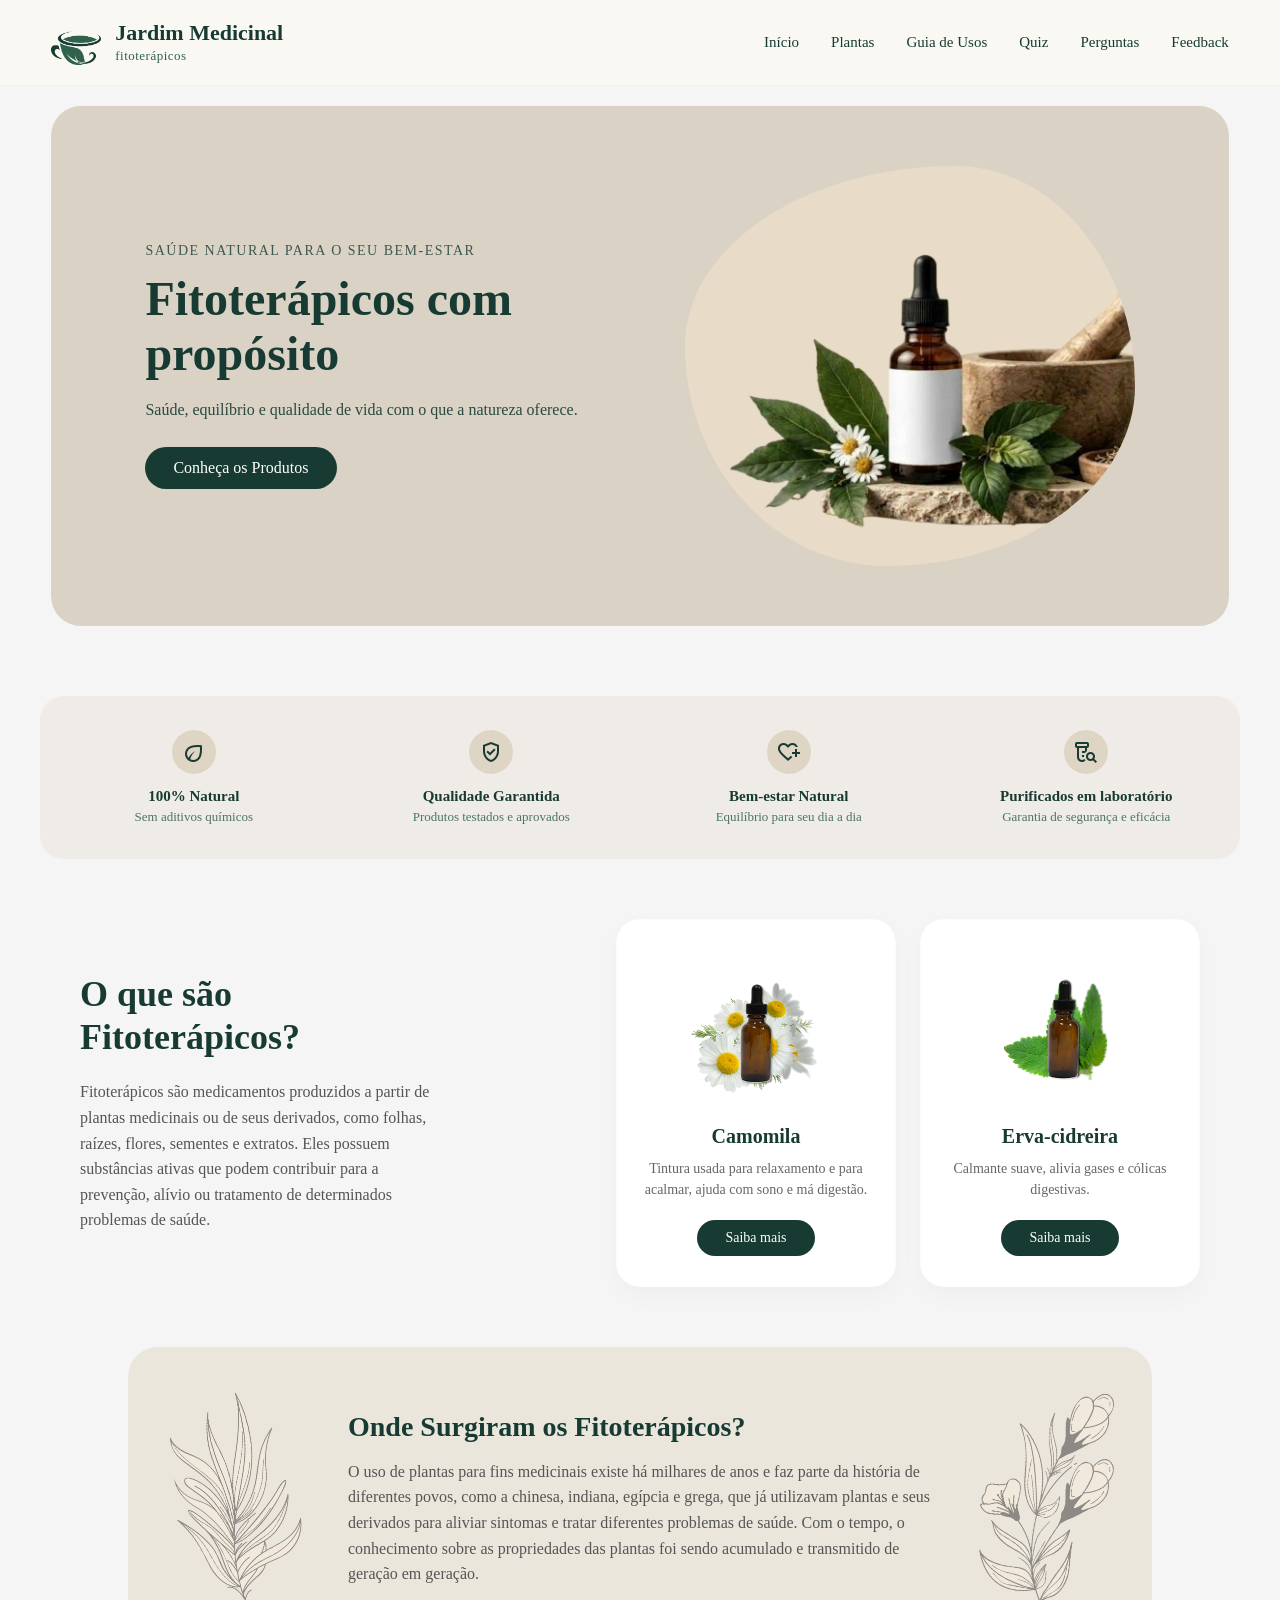
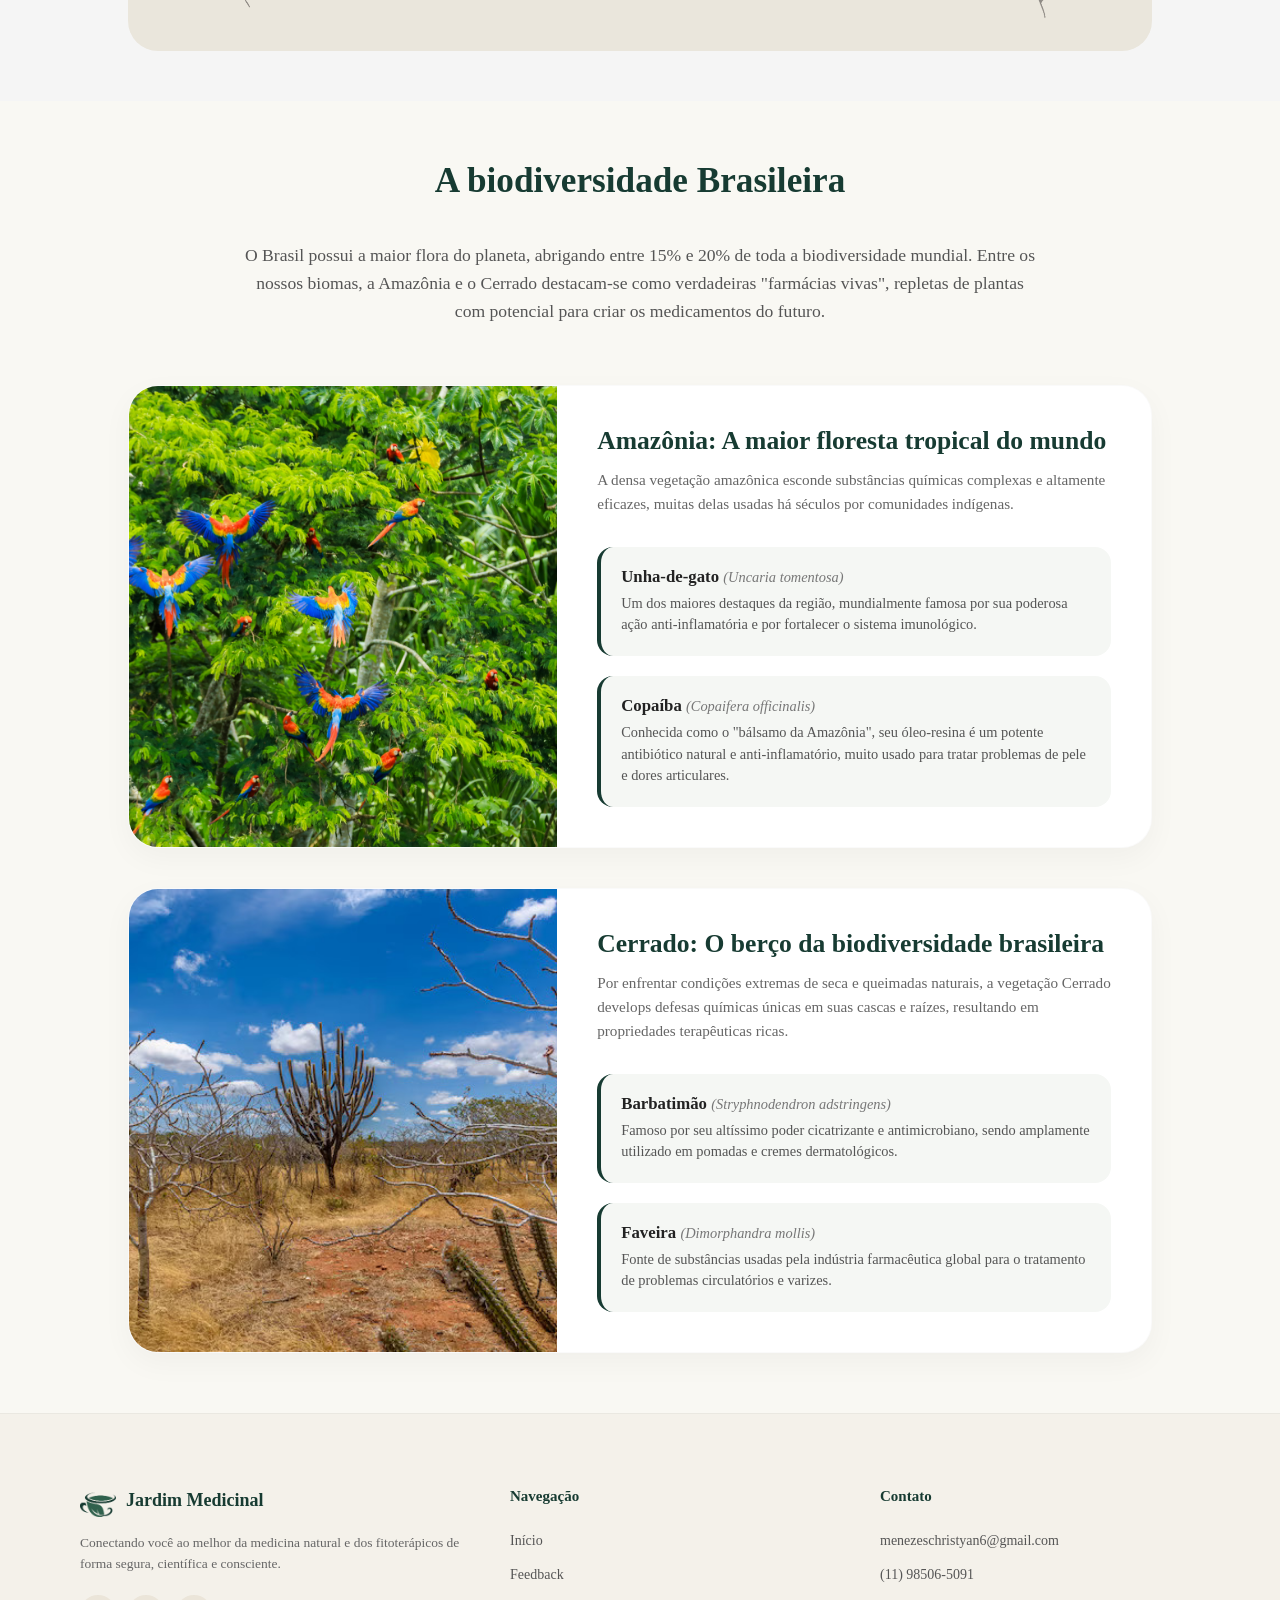
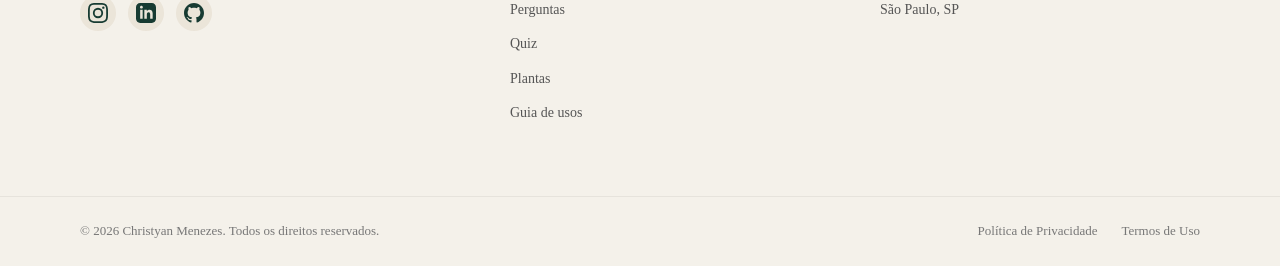
<file: frontend/index.html>
<!DOCTYPE html>
<html lang="pt-br">
<head>
    <link rel="stylesheet" 
    href="https://fonts.googleapis.com/css2?family=Material+Symbols+Outlined:opsz,wght,FILL,GRAD@24,400,0,0">
    <meta charset="UTF-8">
    <meta name="viewport" content="width=device-width, initial-scale=1.0">
    <meta name="google-site-verification" content="4lhyMgOExC5D6XnoNlBfOFy9c_o4z65JtvCrrVhE34s" />
    <title>Início | Jardim Medicinal</title>
    <script src="js/script.js" defer></script>
    <script
        src="https://js-de.sentry-cdn.com/8d04f1a5fe60987a2963b7b970f00096.min.js"
        crossorigin="anonymous"
    ></script>
    <link rel="stylesheet" href="css/style.css">
</head>
<body>

    <header class="main-header">
        <div class="marca">
            <img src="img/img-card1.png" alt="Logo Jardim Medicinal" class="logo">
            <div class="marca-texto">
                <h1>Jardim Medicinal</h1>
                <p>fitoterápicos</p>
            </div>
        </div>
        
        <!-- Certifique-se de ter o link do Material Symbols no <head> do seu HTML -->

        <nav class="nav-menu">
            <a href="index.html" title="Início">
                <span class="nav-text">Início</span>
                <span class="material-symbols-outlined nav-icon">home</span>
            </a>
            <a href="plantas.html" title="Plantas">
                <span class="nav-text">Plantas</span>
                <span class="material-symbols-outlined nav-icon">psychiatry</span>
            </a>
            <a href="guiadeusos.html" title="Guia de Usos">
                <span class="nav-text">Guia de Usos</span>
                <span class="material-symbols-outlined nav-icon">menu_book</span>
            </a>
            <a href="quiz.html" title="Quiz">
                <span class="nav-text">Quiz</span>
                <span class="material-symbols-outlined nav-icon">quiz</span>
            </a>
            <a href="perguntas.html" title="Perguntas">
                <span class="nav-text">Perguntas</span>
                <span class="material-symbols-outlined nav-icon">help</span>
            </a>
            <a href="feedback.html" title="Feedback">
                <span class="nav-text">Feedback</span>
                <span class="material-symbols-outlined nav-icon">chat_bubble</span>
            </a>
        </nav>
    </header>

    <!-- Hero do site -->
    <section class="hero-section">
        <div class="hero-container">
            <div class="hero-text">
                <span class="hero-subtitle">Saúde natural para o seu bem-estar</span>
                <h1>Fitoterápicos com propósito</h1>
                <p class="hero-desc">Saúde, equilíbrio e qualidade de vida com o que a natureza oferece.</p>
                <a href="https://herbarium.com.br/" target="_blank">Conheça os Produtos</a>
            </div>
            <div class="img-hero">
                <img src="img/fitoterapicos.png" alt="Foto de fundo do produto fitoterápico">
            </div>
        </div>
    </section>

    <!-- Barra de Destaques/Benefícios -->
    <div class="beneficios-bar">
        <div class="content-item">
            <span class="material-symbols-outlined">eco</span>
            <h3>100% Natural</h3>
            <p>Sem aditivos químicos</p>
        </div>
        <div class="content-item">
            <span class="material-symbols-outlined">verified_user</span>
            <h3>Qualidade Garantida</h3>
            <p>Produtos testados e aprovados</p>
        </div>
        <div class="content-item">
            <span class="material-symbols-outlined">heart_plus</span>
            <h3>Bem-estar Natural</h3>
            <p>Equilíbrio para seu dia a dia</p>
        </div>
        <div class="content-item">
            <span class="material-symbols-outlined">lab_research</span>
            <h3>Purificados em laboratório</h3>
            <p>Garantia de segurança e eficácia</p>
        </div>
    </div>

    <main>
        <section>

            <!-- Primeiro card com informações sobre fitoterápicos -->
            <div id="intro">
                <!-- Bloco de Texto Institucional -->
                <div id="card1">
                    <h2>O que são Fitoterápicos?</h2>
                    <p>Fitoterápicos são medicamentos produzidos a partir de plantas medicinais ou de seus derivados, como folhas, raízes, flores, sementes e extratos. Eles possuem substâncias ativas que podem contribuir para a prevenção, alívio ou tratamento de determinados problemas de saúde.</p>
                </div>

                <!-- Container para alinhar os cards de produtos -->
                <div class="produtos-intro-container">
                    <!-- Card Produto 1 -->
                    <div class="img-card1">
                        <div class="img-wrapper">
                            <img src="img/card.png" alt="Camomila">
                        </div>
                        <h2>Camomila</h2>
                        <p>Tintura usada para relaxamento e para acalmar, ajuda com sono e má digestão.</p>
                        <a href="https://www.boticaervadoce.com.br/produto/tintura-de-camomila-100ml-7012" target="_blank">Saiba mais</a>
                    </div>

                    <!-- Card Produto 2 -->
                    <div class="img-card1">
                        <div class="img-wrapper">
                            <img src="img/card1.png" alt="Erva-cidreira">
                        </div>
                        <h2>Erva-cidreira</h2>
                        <p>Calmante suave, alivia gases e cólicas digestivas.</p>
                        <a href="https://boticaervadoce.com.br" target="_blank">Saiba mais</a>
                    </div>
                </div>
            </div>
            <!-- Segundo card com informações sobre fitoterápicos -->
            <div class="card2-container">
                <div id="card2">
                    <img src="img/teste-planta1.png" alt="planta" class="planta-card2 planta-esquerda">
                    
                    <div class="card2-text">
                        <h2>Onde Surgiram os Fitoterápicos?</h2>
                        <p>O uso de plantas para fins medicinais existe há milhares de anos e faz parte da história de diferentes povos, como a chinesa, indiana, egípcia e grega, que já utilizavam plantas e seus derivados para aliviar sintomas e tratar diferentes problemas de saúde. Com o tempo, o conhecimento sobre as propriedades das plantas foi sendo acumulado e transmitido de geração em geração.</p>
                    </div>
                    
                    <img src="img/teste-planta2.png" alt="planta" class="planta-card2 planta-direita">
                </div>
            </div>



            <!--Terceiro card com informações sobre fitoterápicos-->
            <div class="card3">
                <h2>A biodiversidade Brasileira</h2>
                <p class="card3-intro">O Brasil possui a maior flora do planeta, abrigando entre 15% e 20% de toda a biodiversidade mundial.
                Entre os nossos biomas, a Amazônia e o Cerrado destacam-se como verdadeiras "farmácias vivas",
                repletas de plantas com potencial para criar os medicamentos do futuro.</p>

                <!-- CARD AMAZÔNIA -->
                <div class="card3-content">
                    <div class="card3-img">
                        <img src="img/dylan-shaw-PhACKHyklRg-unsplash.jpg" alt="Amazônia">
                    </div>
                    <div class="card3-info">
                        <h3>Amazônia: A maior floresta tropical do mundo</h3>
                        <p class="bioma-desc">A densa vegetação amazônica esconde substâncias químicas complexas e altamente eficazes, muitas delas usadas há séculos por comunidades indígenas.</p>
                        
                        <div class="plantas-grid">
                            <div class="planta-item">
                                <h4>Unha-de-gato <span>(Uncaria tomentosa)</span></h4>
                                <p>Um dos maiores destaques da região, mundialmente famosa por sua poderosa ação anti-inflamatória e por fortalecer o sistema imunológico.</p>
                            </div>
                            <div class="planta-item">
                                <h4>Copaíba <span>(Copaifera officinalis)</span></h4>
                                <p>Conhecida como o "bálsamo da Amazônia", seu óleo-resina é um potente antibiótico natural e anti-inflamatório, muito usado para tratar problemas de pele e dores articulares.</p>
                            </div>
                        </div>
                    </div>
                </div>

                <!-- CARD CERRADO -->
                <div class="card3-content">
                    <div class="card3-img">
                        <img src="img/bioma-brasileiro-caatinga-vegetacao-tipica-com-cacto-xiquexique-no-estado-da-paraiba-brasil_491130-4705.jpg" alt="Cerrado">
                    </div>
                    <div class="card3-info">
                        <h3>Cerrado: O berço da biodiversidade brasileira</h3>
                        <p class="bioma-desc">Por enfrentar condições extremas de seca e queimadas naturais, a vegetação Cerrado develops defesas químicas únicas em suas cascas e raízes, resultando em propriedades terapêuticas ricas.</p>
                        
                        <div class="plantas-grid">
                            <div class="planta-item">
                                <h4>Barbatimão <span>(Stryphnodendron adstringens)</span></h4>
                                <p>Famoso por seu altíssimo poder cicatrizante e antimicrobiano, sendo amplamente utilizado em pomadas e cremes dermatológicos.</p>
                            </div>
                            <div class="planta-item">
                                <h4>Faveira <span>(Dimorphandra mollis)</span></h4>
                                <p>Fonte de substâncias usadas pela indústria farmacêutica global para o tratamento de problemas circulatórios e varizes.</p>
                            </div>
                        </div>
                    </div>
                </div>  
            </div>
        </section>
    </main>

    <!-- Rodapé do site -->
    <footer class="site-footer">
        <div class="footer-container">
            <!-- Coluna da Marca -->
            <div class="footer-column brand-column">
                <div class="footer-logo">
                    <img src="img/img-card1.png" alt="Logo Jardim Medicinal">
                    <h3>Jardim Medicinal</h3>
                </div>
                <p>Conectando você ao melhor da medicina natural e dos fitoterápicos de forma segura, científica e consciente.</p>
                <div class="social-links">
                    <a href="https://www.instagram.com/rickii.og?exln=MWpzdXdodXZ2a3oxdA==" aria-label="Instagram" target="_blank">
                        <svg viewBox="0 0 24 24" width="20" height="20" fill="currentColor">
                        <path d="M12 2.163c3.204 0 3.584.012 4.85.07 3.252.148 4.771 1.691 4.919 4.919.058 1.265.069 1.645.069 4.849 0 3.205-.012 3.584-.069 4.849-.149 3.225-1.664 4.771-4.919 4.919-1.266.058-1.644.07-4.85.07-3.204 0-3.584-.012-4.849-.07-3.26-.149-4.771-1.699-4.919-4.92-.058-1.265-.07-1.644-.07-4.849 0-3.204.013-3.583.07-4.849.149-3.227 1.664-4.771 4.919-4.919 1.266-.057 1.645-.069 4.849-.069zM12 0C8.741 0 8.333.014 7.053.072 2.695.272.273 2.69.073 7.051.014 8.333 0 8.741 0 12c0 3.259.014 3.668.072 4.948.2 4.358 2.618 6.78 6.98 6.98 1.281.058 1.689.072 4.948.072 3.259 0 3.668-.014 4.948-.072 4.354-.2 6.782-2.618 6.979-6.98.059-1.28.073-1.689.073-4.948 0-3.259-.014-3.667-.072-4.947-.196-4.354-2.617-6.78-6.979-6.98C15.668.014 15.259 0 12 0zm0 5.838a6.162 6.162 0 1 0 0 12.324 6.162 6.162 0 0 0 0-12.324zM12 16a4 4 0 1 1 0-8 4 4 0 0 1 0 8zm6.406-11.845a1.44 1.44 0 1 0 0 2.881 1.44 1.44 0 0 0 0-2.881z"/></svg>
                    </a>
                    <a href="https://linkedin.com" aria-label="LinkedIn" target="_blank">
                        <svg viewBox="0 0 24 24" width="20" height="20" fill="currentColor"><path d="M19 0h-14c-2.761 0-5 2.239-5 5v14c0 2.761 2.239 5 5 5h14c2.762 0 5-2.239 5-5v-14c0-2.761-2.238-5-5-5zm-11 19h-3v-11h3v11zm-1.5-12.268c-.966 0-1.75-.79-1.75-1.764s.784-1.764 1.75-1.764 1.75.79 1.75 1.764-.783 1.764-1.75 1.764zm13.5 12.268h-3v-5.604c0-3.368-4-3.113-4 0v5.604h-3v-11h3v1.765c1.396-2.586 7-2.777 7 2.476v6.759z"/></svg>
                    </a>
                    <a href="https://github.com" aria-label="GitHub" target="_blank">
                        <svg viewBox="0 0 24 24" width="20" height="20" fill="currentColor"><path d="M12 0c-6.626 0-12 5.373-12 12 0 5.302 3.438 9.8 8.207 11.387.599.111.793-.261.793-.577v-2.234c-3.338.726-4.033-1.416-4.033-1.416-.546-1.387-1.333-1.756-1.333-1.756-1.089-.745.083-.729.083-.729 1.205.084 1.839 1.237 1.839 1.237 1.07 1.834 2.807 1.304 3.492.997.107-.775.418-1.305.762-1.604-2.665-.305-5.467-1.334-5.467-5.931 0-1.311.469-2.381 1.236-3.221-.124-.303-.535-1.524.117-3.176 0 0 1.008-.322 3.301 1.23.957-.266 1.983-.399 3.003-.404 1.02.005 2.047.138 3.006.404 2.291-1.552 3.297-1.23 3.297-1.23.653 1.653.242 2.874.118 3.176.77.84 1.235 1.911 1.235 3.221 0 4.609-2.807 5.624-5.479 5.921.43.372.823 1.102.823 2.222v3.293c0 .319.192.694.801.576 4.765-1.589 8.199-6.086 8.199-11.386 0-6.627-5.373-12-12-12z"/></svg>
                    </a>
                </div>
            </div>

            <!-- Coluna de Links -->
            <div class="footer-column">
                <h4>Navegação</h4>
                <ul>
                    <li><a href="index.html">Início</a></li>
                    <li><a href="feedback.html">Feedback</a></li>
                    <li><a href="perguntas.html">Perguntas</a></li>
                    <li><a href="quiz.html">Quiz</a></li>
                    <li><a href="plantas.html">Plantas</a></li>
                    <li><a href="guiadeusos.html">Guia de usos</a></li>
                </ul>
            </div>

            <!-- Coluna de Contato -->
            <div class="footer-column">
                <h4>Contato</h4>
                <ul>
                    <li><span class="contact-info">menezeschristyan6@gmail.com</span></li>
                    <li><span class="contact-info">(11) 98506-5091</span></li>
                    <li><span class="contact-info">São Paulo, SP</span></li>
                </ul>
            </div>
        </div>

        <!-- Barra de Direitos e Legal -->
        <div class="footer-bottom">
            <div class="footer-bottom-content">
                <p>&copy; 2026 Christyan Menezes. Todos os direitos reservados.</p>
                <div class="legal-links">
                    <a href="politica.html">Política de Privacidade</a>
                    <a href="termos.html">Termos de Uso</a>
                </div>
            </div>
        </div>
    </footer>

</body>
</html>
</file>
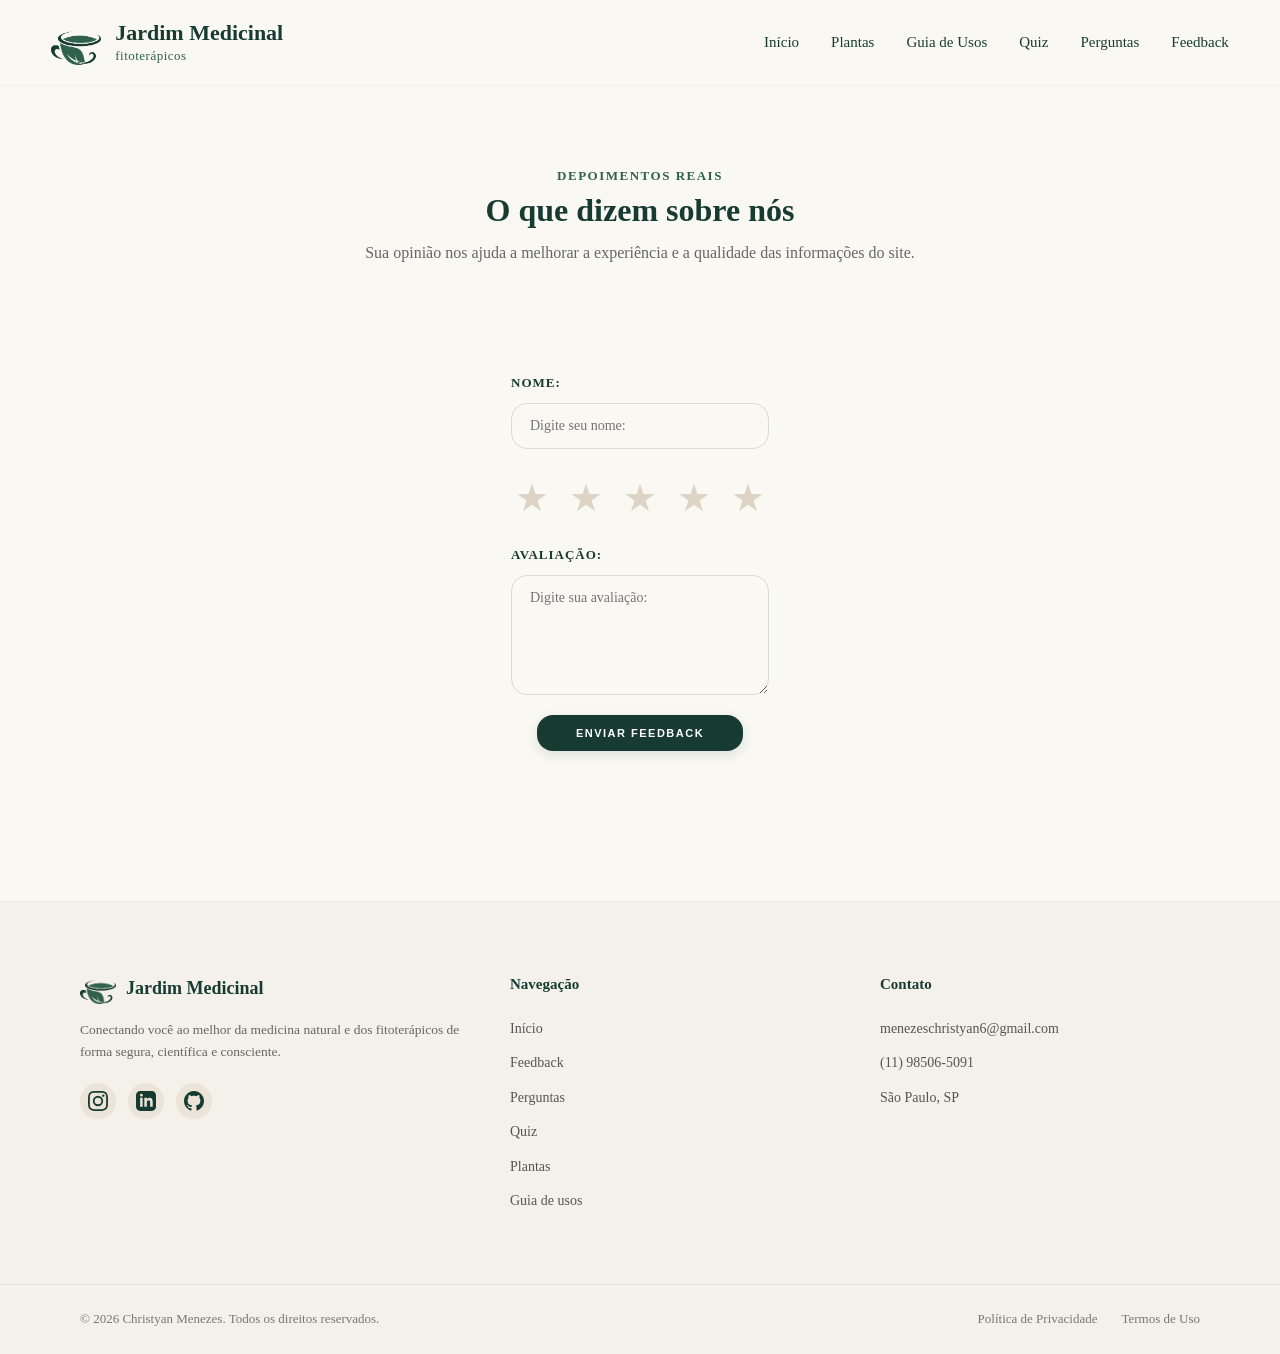
<file: frontend/feedback.html>
<!DOCTYPE html>
<html lang="pt-br">
<head>
    <meta charset="UTF-8">
    <meta name="viewport" content="width=device-width, initial-scale=1.0">
    <title>Feedback | Jardim Medicinal</title>
    <link rel="stylesheet" href="css/feedback.css">
    <link rel="stylesheet" href="https://fonts.googleapis.com/css2?family=Material+Symbols+Outlined:opsz,wght,FILL,GRAD@24,400,0,0">
    <script src="js/feedback.js" defer></script>
    <script
        src="https://js-de.sentry-cdn.com/8d04f1a5fe60987a2963b7b970f00096.min.js"
        crossorigin="anonymous"
    ></script>
</head>
<body>
    <header class="main-header">
        <div class="marca">
            <img src="img/img-card1.png" alt="Logo Jardim Medicinal" class="logo">
            <div class="marca-texto">
                <h1>Jardim Medicinal</h1>
                <p>fitoterápicos</p>
            </div>
        </div>
        
        <!-- Certifique-se de ter o link do Material Symbols no <head> do seu HTML -->
        <nav class="nav-menu">
            <a href="index.html" title="Início">
                <span class="nav-text">Início</span>
                <span class="material-symbols-outlined nav-icon">home</span>
            </a>
            <a href="plantas.html" title="Plantas">
                <span class="nav-text">Plantas</span>
                <span class="material-symbols-outlined nav-icon">psychiatry</span>
            </a>
            <a href="guiadeusos.html" title="Guia de Usos">
                <span class="nav-text">Guia de Usos</span>
                <span class="material-symbols-outlined nav-icon">menu_book</span>
            </a>
            <a href="quiz.html" title="Quiz">
                <span class="nav-text">Quiz</span>
                <span class="material-symbols-outlined nav-icon">quiz</span>
            </a>
            <a href="perguntas.html" title="Perguntas">
                <span class="nav-text">Perguntas</span>
                <span class="material-symbols-outlined nav-icon">help</span>
            </a>
            <a href="feedback.html" title="Feedback">
                <span class="nav-text">Feedback</span>
                <span class="material-symbols-outlined nav-icon">chat_bubble</span>
            </a>
        </nav>

    </header>

        <!-- Seção de Feedbacks / Avaliações dos Clientes -->
    <div class="feedback-section">
        <div class="feedback-header">
            <span class="feedback-subtitle">Depoimentos reais</span>
            <h2>O que dizem sobre nós</h2>
            <p>Sua opinião nos ajuda a melhorar a experiência e a qualidade das informações do site.</p>
        </div>

        <div class="form">
            <form>
                <div>
                    <label for="nome">Nome: </label>
                    <input type="text" id="nome" name="nome" placeholder="Digite seu nome:" required>
                </div>

                <div class="avaliacao-estrelas">
                    <div class="rating">
                        <input type="radio" name="nota" id="estrela5" value="5" required>
                        <label for="estrela5">★</label>

                        <input type="radio" name="nota" id="estrela4" value="4">
                        <label for="estrela4">★</label>

                        <input type="radio" name="nota" id="estrela3" value="3">
                        <label for="estrela3">★</label>

                        <input type="radio" name="nota" id="estrela2" value="2">
                        <label for="estrela2">★</label>

                        <input type="radio" name="nota" id="estrela1" value="1">
                        <label for="estrela1">★</label>
                    </div>
                </div>

                <div>
                    <label for="avaliacao">Avaliação: </label>
                    <textarea id="avaliacao" name="avaliacao" minlength="5" maxlength="300" placeholder="Digite sua avaliação:" required></textarea>
                </div>
                <div>
                    <button type="submit" id="botao">Enviar Feedback</button>
                </div>
                <p id="mensagem-feedback" role="status" aria-live="polite"></p>
            </form>
        </div>

        <div class="feedback-container">
            <!-- Card de Feedback 1 -->
            <div class="feedback-card modelo">
                <div class="feedback-stars">
                    <span class="material-symbols-outlined star-icon">star</span>
                    <span class="material-symbols-outlined star-icon">star</span>
                    <span class="material-symbols-outlined star-icon">star</span>
                    <span class="material-symbols-outlined star-icon">star</span>
                    <span class="material-symbols-outlined star-icon">star</span>
                </div>
                <p class="feedback-text"></p>
                <div class="feedback-user">
                    <div class="user-avatar">
                        <span class="material-symbols-outlined">person</span>
                    </div>
                    <div class="user-info">
                        <h4 class="feedback-nome"></h4>
                    </div>
                </div>
            </div>
        </div>

            <!-- Outros Card's -->
            
    </div>

    <!-- Rodapé do site -->
    <footer class="site-footer">
        <div class="footer-container">
            <!-- Coluna da Marca -->
            <div class="footer-column brand-column">
                <div class="footer-logo">
                    <img src="img/img-card1.png" alt="Logo Jardim Medicinal">
                    <h3>Jardim Medicinal</h3>
                </div>
                <p>Conectando você ao melhor da medicina natural e dos fitoterápicos de forma segura, científica e consciente.</p>
                <div class="social-links">
                    <a href="https://www.instagram.com/rickii.og?exln=MWpzdXdodXZ2a3oxdA==" aria-label="Instagram" target="_blank">
                        <svg viewBox="0 0 24 24" width="20" height="20" fill="currentColor">
                        <path d="M12 2.163c3.204 0 3.584.012 4.85.07 3.252.148 4.771 1.691 4.919 4.919.058 1.265.069 1.645.069 4.849 0 3.205-.012 3.584-.069 4.849-.149 3.225-1.664 4.771-4.919 4.919-1.266.058-1.644.07-4.85.07-3.204 0-3.584-.012-4.849-.07-3.26-.149-4.771-1.699-4.919-4.92-.058-1.265-.07-1.644-.07-4.849 0-3.204.013-3.583.07-4.849.149-3.227 1.664-4.771 4.919-4.919 1.266-.057 1.645-.069 4.849-.069zM12 0C8.741 0 8.333.014 7.053.072 2.695.272.273 2.69.073 7.051.014 8.333 0 8.741 0 12c0 3.259.014 3.668.072 4.948.2 4.358 2.618 6.78 6.98 6.98 1.281.058 1.689.072 4.948.072 3.259 0 3.668-.014 4.948-.072 4.354-.2 6.782-2.618 6.979-6.98.059-1.28.073-1.689.073-4.948 0-3.259-.014-3.667-.072-4.947-.196-4.354-2.617-6.78-6.979-6.98C15.668.014 15.259 0 12 0zm0 5.838a6.162 6.162 0 1 0 0 12.324 6.162 6.162 0 0 0 0-12.324zM12 16a4 4 0 1 1 0-8 4 4 0 0 1 0 8zm6.406-11.845a1.44 1.44 0 1 0 0 2.881 1.44 1.44 0 0 0 0-2.881z"/></svg>
                    </a>
                    <a href="https://linkedin.com" aria-label="LinkedIn" target="_blank">
                        <svg viewBox="0 0 24 24" width="20" height="20" fill="currentColor"><path d="M19 0h-14c-2.761 0-5 2.239-5 5v14c0 2.761 2.239 5 5 5h14c2.762 0 5-2.239 5-5v-14c0-2.761-2.238-5-5-5zm-11 19h-3v-11h3v11zm-1.5-12.268c-.966 0-1.75-.79-1.75-1.764s.784-1.764 1.75-1.764 1.75.79 1.75 1.764-.783 1.764-1.75 1.764zm13.5 12.268h-3v-5.604c0-3.368-4-3.113-4 0v5.604h-3v-11h3v1.765c1.396-2.586 7-2.777 7 2.476v6.759z"/></svg>
                    </a>
                    <a href="https://github.com" aria-label="GitHub" target="_blank">
                        <svg viewBox="0 0 24 24" width="20" height="20" fill="currentColor"><path d="M12 0c-6.626 0-12 5.373-12 12 0 5.302 3.438 9.8 8.207 11.387.599.111.793-.261.793-.577v-2.234c-3.338.726-4.033-1.416-4.033-1.416-.546-1.387-1.333-1.756-1.333-1.756-1.089-.745.083-.729.083-.729 1.205.084 1.839 1.237 1.839 1.237 1.07 1.834 2.807 1.304 3.492.997.107-.775.418-1.305.762-1.604-2.665-.305-5.467-1.334-5.467-5.931 0-1.311.469-2.381 1.236-3.221-.124-.303-.535-1.524.117-3.176 0 0 1.008-.322 3.301 1.23.957-.266 1.983-.399 3.003-.404 1.02.005 2.047.138 3.006.404 2.291-1.552 3.297-1.23 3.297-1.23.653 1.653.242 2.874.118 3.176.77.84 1.235 1.911 1.235 3.221 0 4.609-2.807 5.624-5.479 5.921.43.372.823 1.102.823 2.222v3.293c0 .319.192.694.801.576 4.765-1.589 8.199-6.086 8.199-11.386 0-6.627-5.373-12-12-12z"/></svg>
                    </a>
                </div>
            </div>

            <!-- Coluna de Links -->
            <div class="footer-column">
                <h4>Navegação</h4>
                <ul>
                    <li><a href="index.html">Início</a></li>
                    <li><a href="feedback.html">Feedback</a></li>
                    <li><a href="perguntas.html">Perguntas</a></li>
                    <li><a href="quiz.html">Quiz</a></li>
                    <li><a href="plantas.html">Plantas</a></li>
                    <li><a href="guiadeusos.html">Guia de usos</a></li>
                </ul>
            </div>

            <!-- Coluna de Contato -->
            <div class="footer-column">
                <h4>Contato</h4>
                <ul>
                    <li><span class="contact-info">menezeschristyan6@gmail.com</span></li>
                    <li><span class="contact-info">(11) 98506-5091</span></li>
                    <li><span class="contact-info">São Paulo, SP</span></li>
                </ul>
            </div>
        </div>

        <!-- Barra de Direitos e Legal -->
        <div class="footer-bottom">
            <div class="footer-bottom-content">
                <p>&copy; 2026 Christyan Menezes. Todos os direitos reservados.</p>
                <div class="legal-links">
                    <a href="politica.html">Política de Privacidade</a>
                    <a href="termos.html">Termos de Uso</a>
                </div>
            </div>
        </div>
    </footer>
</body>
</html>
</file>
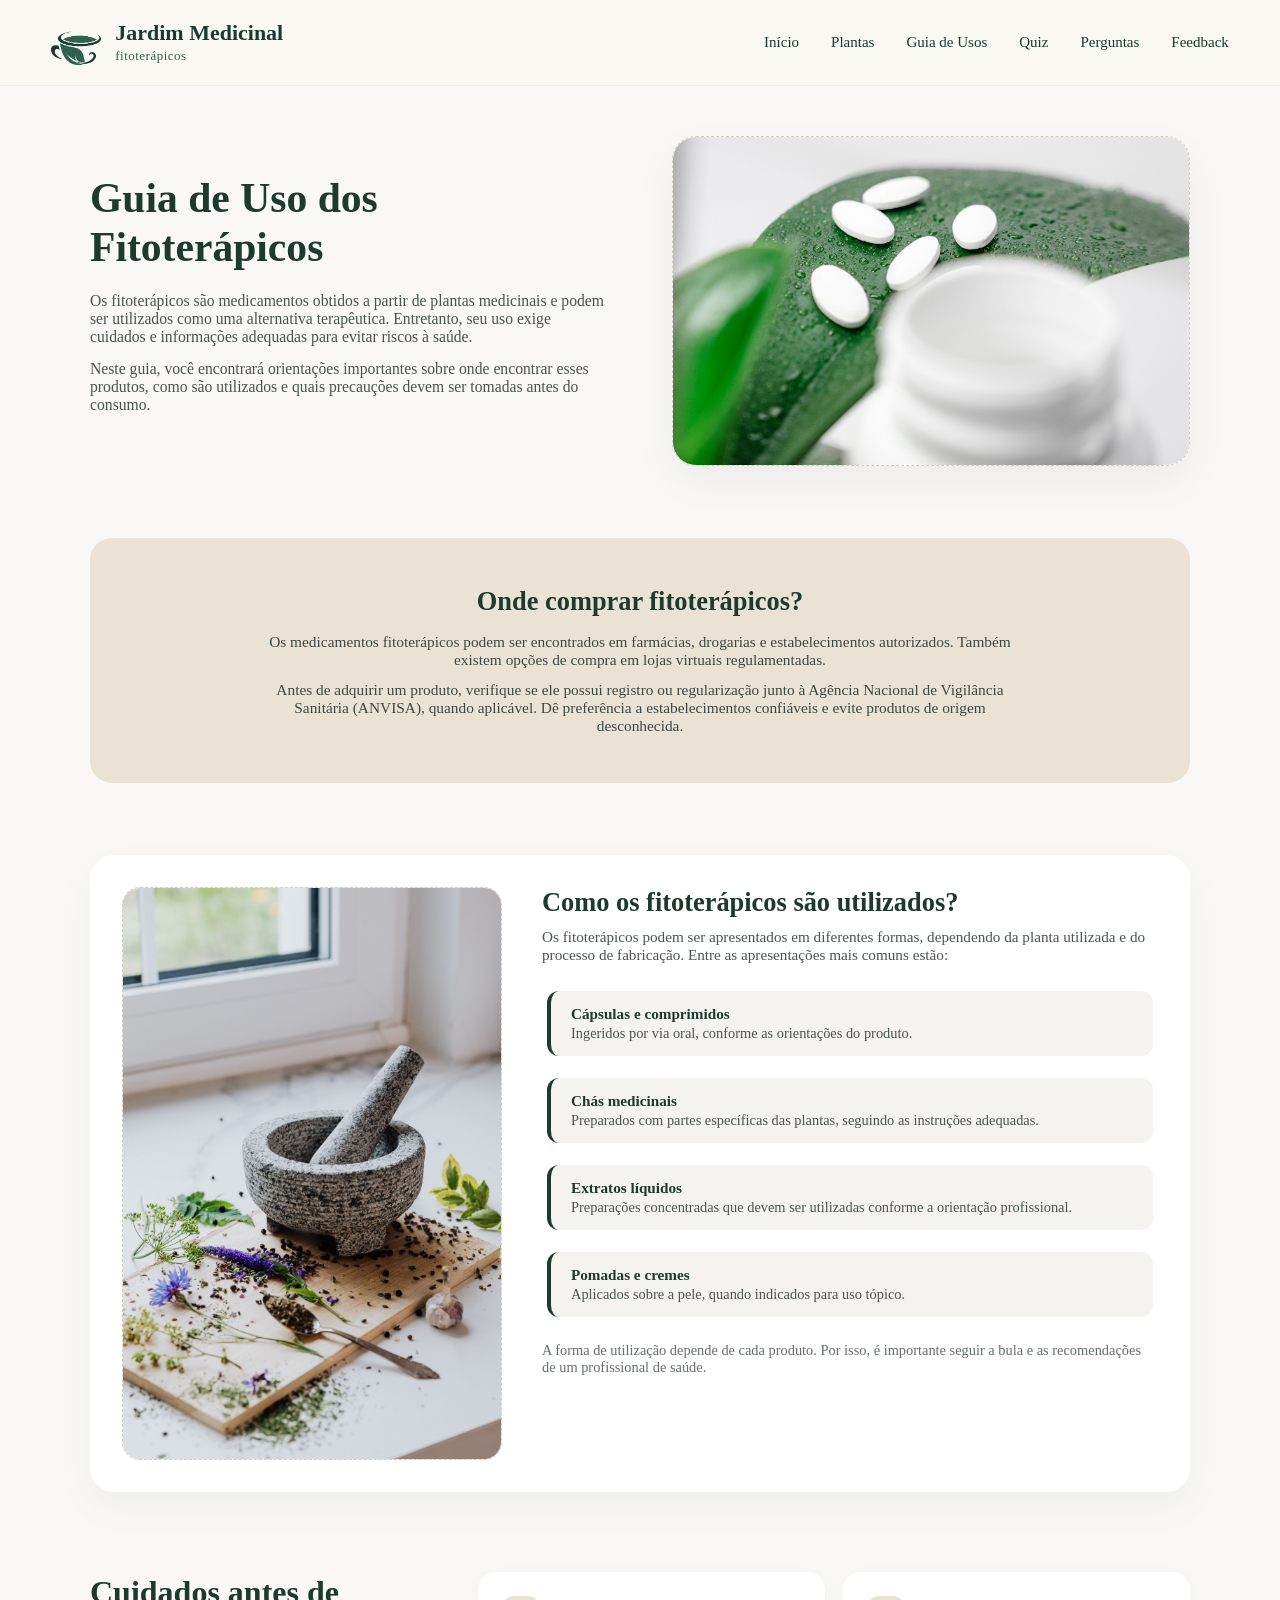
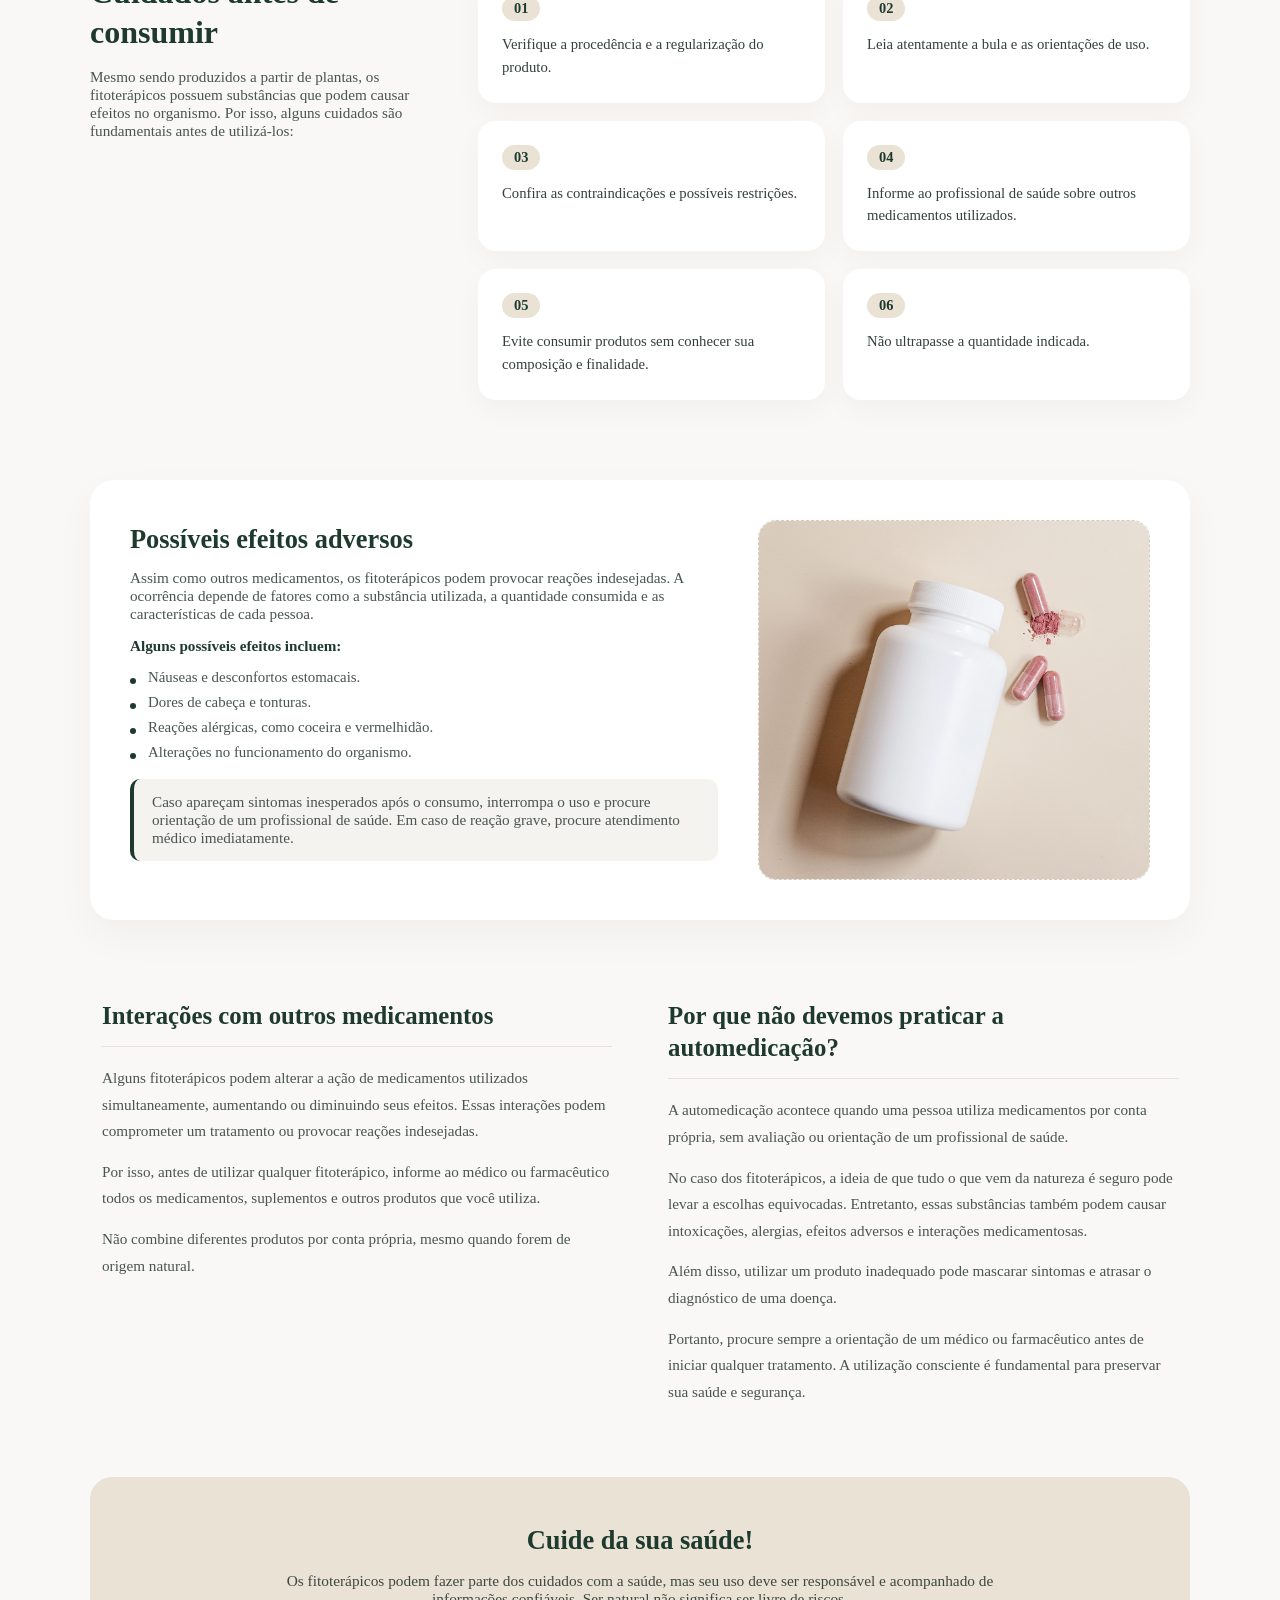
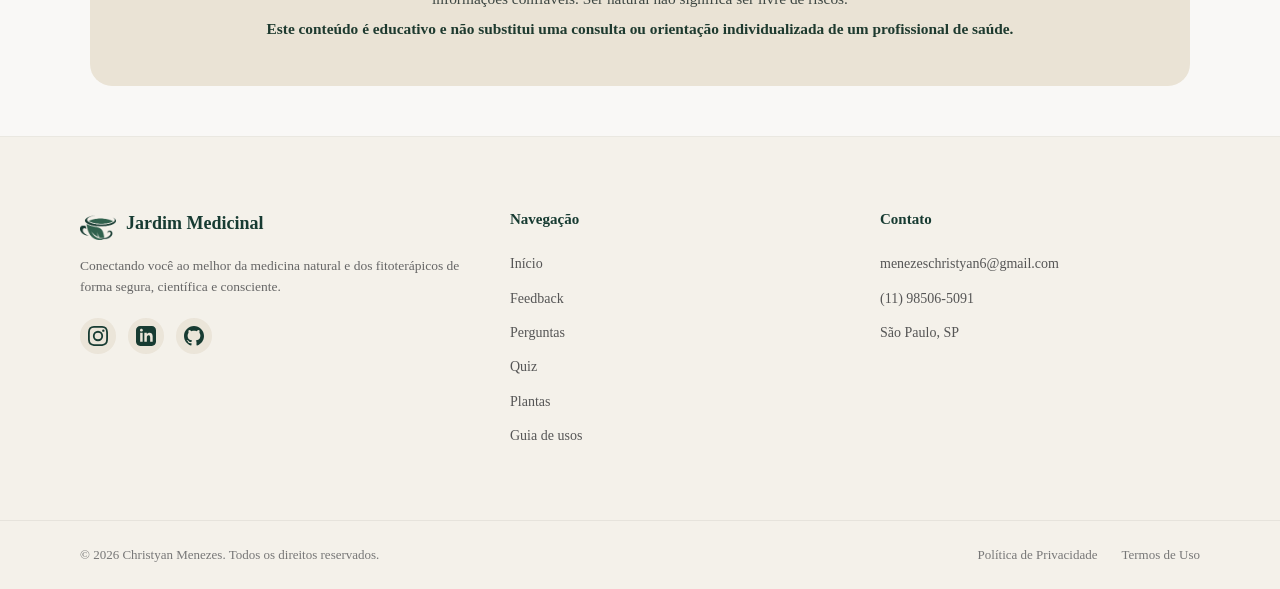
<file: frontend/guiadeusos.html>
<!DOCTYPE html>
<html lang="pt-br">
<head>
    <meta charset="UTF-8">
    <meta name="viewport" content="width=device-width, initial-scale=1.0">
    <title>Guia de Usos | Jardim Medicinal</title>
    <link rel="stylesheet" href="css/guiadeusos.css">
    <link rel="stylesheet" href="https://fonts.googleapis.com/css2?family=Material+Symbols+Outlined:opsz,wght,FILL,GRAD@24,400,0,0">
    <script
        src="https://js-de.sentry-cdn.com/8d04f1a5fe60987a2963b7b970f00096.min.js"
        crossorigin="anonymous"
    ></script>
</head>
<body>
    <header class="main-header">
        <div class="marca">
            <img src="img/img-card1.png" alt="Logo Jardim Medicinal" class="logo">
            <div class="marca-texto">
                <h1>Jardim Medicinal</h1>
                <p>fitoterápicos</p>
            </div>
        </div>
        
        <!-- Certifique-se de ter o link do Material Symbols no <head> do seu HTML -->

        <nav class="nav-menu">
            <a href="index.html" title="Início">
                <span class="nav-text">Início</span>
                <span class="material-symbols-outlined nav-icon">home</span>
            </a>
            <a href="plantas.html" title="Plantas">
                <span class="nav-text">Plantas</span>
                <span class="material-symbols-outlined nav-icon">psychiatry</span>
            </a>
            <a href="guiadeusos.html" title="Guia de Usos">
                <span class="nav-text">Guia de Usos</span>
                <span class="material-symbols-outlined nav-icon">menu_book</span>
            </a>
            <a href="quiz.html" title="Quiz">
                <span class="nav-text">Quiz</span>
                <span class="material-symbols-outlined nav-icon">quiz</span>
            </a>
            <a href="perguntas.html" title="Perguntas">
                <span class="nav-text">Perguntas</span>
                <span class="material-symbols-outlined nav-icon">help</span>
            </a>
            <a href="feedback.html" title="Feedback">
                <span class="nav-text">Feedback</span>
                <span class="material-symbols-outlined nav-icon">chat_bubble</span>
            </a>
        </nav>

    </header>

    <main class="guia-container">

        <!-- 1. CABEÇALHO EDITORIAL + ESPAÇO PARA IMAGEM (Estilo Imagem 1) -->
        <section class="secao-hero">
            <div class="hero-texto">
                <h1>Guia de Uso dos Fitoterápicos</h1>
                <p>Os fitoterápicos são medicamentos obtidos a partir de plantas
                medicinais e podem ser utilizados como uma alternativa
                terapêutica. Entretanto, seu uso exige cuidados e informações
                adequadas para evitar riscos à saúde.</p>
                <p>Neste guia, você encontrará orientações importantes sobre
                onde encontrar esses produtos, como são utilizados e quais
                precauções devem ser tomadas antes do consumo.</p>
            </div>

            <div class="hero-imagem">
                <img src="img/pexels-supliful-13787593.jpg" alt="Guia de fitoterápicos">
            </div>
        </section>

        <!-- 2. ONDE COMPRAR (Banner bege horizontal igual à Imagem 1) -->
        <section class="faixa-bege" id="onde-comprar">
            <h2>Onde comprar fitoterápicos?</h2>
            <p>Os medicamentos fitoterápicos podem ser encontrados em
            farmácias, drogarias e estabelecimentos autorizados.
            Também existem opções de compra em lojas virtuais
            regulamentadas.</p>
            <p>Antes de adquirir um produto, verifique se ele possui
            registro ou regularização junto à Agência Nacional de
            Vigilância Sanitária (ANVISA), quando aplicável.
            Dê preferência a estabelecimentos confiáveis e evite
            produtos de origem desconhecida.</p>
        </section>

        <!-- 3. COMO SÃO UTILIZADOS (Layout exato do card da Amazônia - Imagem 2) -->
        <section class="card-amazonia" id="utilizacao">
            <div class="card-amazonia-foto">
                <img src="img/pexels-karola-g-4871296.jpg" alt="Formas de utilização">
            </div>

            <div class="card-amazonia-corpo">
                <h2>Como os fitoterápicos são utilizados?</h2>
                <p class="subtitulo">Os fitoterápicos podem ser apresentados em diferentes
                formas, dependendo da planta utilizada e do processo
                de fabricação. Entre as apresentações mais comuns estão:</p>

                <div class="lista-subcards">
                    <div class="subcard">
                        <strong>Cápsulas e comprimidos</strong>
                        <p>Ingeridos por via oral, conforme as orientações do produto.</p>
                    </div>
                    <div class="subcard">
                        <strong>Chás medicinais</strong>
                        <p>Preparados com partes específicas das plantas, seguindo as instruções adequadas.</p>
                    </div>
                    <div class="subcard">
                        <strong>Extratos líquidos</strong>
                        <p>Preparações concentradas que devem ser utilizadas conforme a orientação profissional.</p>
                    </div>
                    <div class="subcard">
                        <strong>Pomadas e cremes</strong>
                        <p>Aplicados sobre a pele, quando indicados para uso tópico.</p>
                    </div>
                </div>

                <p class="rodape-nota">A forma de utilização depende de cada produto. Por isso,
                é importante seguir a bula e as recomendações de um
                profissional de saúde.</p>
            </div>
        </section>

        <!-- 4. CUIDADOS ANTES DE CONSUMIR (Layout assimétrico igual ao topo da Imagem 1) -->
        <section class="secao-assimetrica" id="cuidados">
            <div class="assimetrica-esquerda">
                <h2>Cuidados antes de consumir</h2>
                <p>Mesmo sendo produzidos a partir de plantas, os fitoterápicos
                possuem substâncias que podem causar efeitos no organismo.
                Por isso, alguns cuidados são fundamentais antes de utilizá-los:</p>
            </div>

            <div class="assimetrica-direita-grid">
                <div class="mini-card">
                    <span>01</span>
                    <p>Verifique a procedência e a regularização do produto.</p>
                </div>
                <div class="mini-card">
                    <span>02</span>
                    <p>Leia atentamente a bula e as orientações de uso.</p>
                </div>
                <div class="mini-card">
                    <span>03</span>
                    <p>Confira as contraindicações e possíveis restrições.</p>
                </div>
                <div class="mini-card">
                    <span>04</span>
                    <p>Informe ao profissional de saúde sobre outros medicamentos utilizados.</p>
                </div>
                <div class="mini-card">
                    <span>05</span>
                    <p>Evite consumir produtos sem conhecer sua composição e finalidade.</p>
                </div>
                <div class="mini-card">
                    <span>06</span>
                    <p>Não ultrapasse a quantidade indicada.</p>
                </div>
            </div>
        </section>

        <!-- 5. EFEITOS ADVERSOS (Card dividido com imagem opcional à direita) -->
        <section class="card-dividido" id="efeitos-adversos">
            <div class="dividido-texto">
                <h2>Possíveis efeitos adversos</h2>
                <p>Assim como outros medicamentos, os fitoterápicos podem
                provocar reações indesejadas. A ocorrência depende de
                fatores como a substância utilizada, a quantidade
                consumida e as características de cada pessoa.</p>

                <p class="label-lista">Alguns possíveis efeitos incluem:</p>
                <ul>
                    <li>Náuseas e desconfortos estomacais.</li>
                    <li>Dores de cabeça e tonturas.</li>
                    <li>Reações alérgicas, como coceira e vermelhidão.</li>
                    <li>Alterações no funcionamento do organismo.</li>
                </ul>

                <p class="alerta-texto">Caso apareçam sintomas inesperados após o consumo,
                interrompa o uso e procure orientação de um profissional
                de saúde. Em caso de reação grave, procure atendimento
                médico imediatamente.</p>
            </div>

            <div class="dividido-foto">
                <img src="img/pexels-supliful-13779111.jpg" alt="Atenção aos efeitos adversos">
            </div>
        </section>

        <!-- 6. INTERAÇÕES E AUTOMEDICAÇÃO (Duas colunas editoriais limpas) -->
        <section class="secao-editorial-dupla">
            <div class="coluna-editorial" id="interacoes">
                <h2>Interações com outros medicamentos</h2>
                <p>Alguns fitoterápicos podem alterar a ação de medicamentos
                utilizados simultaneamente, aumentando ou diminuindo seus
                efeitos. Essas interações podem comprometer um tratamento
                ou provocar reações indesejadas.</p>
                <p>Por isso, antes de utilizar qualquer fitoterápico,
                informe ao médico ou farmacêutico todos os medicamentos,
                suplementos e outros produtos que você utiliza.</p>
                <p>Não combine diferentes produtos por conta própria,
                mesmo quando forem de origem natural.</p>
            </div>

            <div class="coluna-editorial" id="automedicacao">
                <h2>Por que não devemos praticar a automedicação?</h2>
                <p>A automedicação acontece quando uma pessoa utiliza
                medicamentos por conta própria, sem avaliação ou
                orientação de um profissional de saúde.</p>
                <p>No caso dos fitoterápicos, a ideia de que tudo o que
                vem da natureza é seguro pode levar a escolhas
                equivocadas. Entretanto, essas substâncias também
                podem causar intoxicações, alergias, efeitos adversos
                e interações medicamentosas.</p>
                <p>Além disso, utilizar um produto inadequado pode
                mascarar sintomas e atrasar o diagnóstico de uma
                doença.</p>
                <p>Portanto, procure sempre a orientação de um médico
                ou farmacêutico antes de iniciar qualquer tratamento.
                A utilização consciente é fundamental para preservar
                sua saúde e segurança.</p>
            </div>
        </section>

        <!-- 7. AVISO FINAL (Faixa bege arredondada igual à Imagem 1) -->
        <section class="faixa-bege aviso-final">
            <h2>Cuide da sua saúde!</h2>
            <p>Os fitoterápicos podem fazer parte dos cuidados com a
            saúde, mas seu uso deve ser responsável e acompanhado
            de informações confiáveis. Ser natural não significa
            ser livre de riscos.</p>
            <p><strong>Este conteúdo é educativo e não substitui uma
            consulta ou orientação individualizada de um
            profissional de saúde.</strong></p>
        </section>

    </main>

    <!-- Rodapé do site -->
    <footer class="site-footer">
        <div class="footer-container">
            <!-- Coluna da Marca -->
            <div class="footer-column brand-column">
                <div class="footer-logo">
                    <img src="img/img-card1.png" alt="Logo Jardim Medicinal">
                    <h3>Jardim Medicinal</h3>
                </div>
                <p>Conectando você ao melhor da medicina natural e dos fitoterápicos de forma segura, científica e consciente.</p>
                <div class="social-links">
                    <a href="https://www.instagram.com/rickii.og?exln=MWpzdXdodXZ2a3oxdA==" aria-label="Instagram" target="_blank">
                        <svg viewBox="0 0 24 24" width="20" height="20" fill="currentColor">
                        <path d="M12 2.163c3.204 0 3.584.012 4.85.07 3.252.148 4.771 1.691 4.919 4.919.058 1.265.069 1.645.069 4.849 0 3.205-.012 3.584-.069 4.849-.149 3.225-1.664 4.771-4.919 4.919-1.266.058-1.644.07-4.85.07-3.204 0-3.584-.012-4.849-.07-3.26-.149-4.771-1.699-4.919-4.92-.058-1.265-.07-1.644-.07-4.849 0-3.204.013-3.583.07-4.849.149-3.227 1.664-4.771 4.919-4.919 1.266-.057 1.645-.069 4.849-.069zM12 0C8.741 0 8.333.014 7.053.072 2.695.272.273 2.69.073 7.051.014 8.333 0 8.741 0 12c0 3.259.014 3.668.072 4.948.2 4.358 2.618 6.78 6.98 6.98 1.281.058 1.689.072 4.948.072 3.259 0 3.668-.014 4.948-.072 4.354-.2 6.782-2.618 6.979-6.98.059-1.28.073-1.689.073-4.948 0-3.259-.014-3.667-.072-4.947-.196-4.354-2.617-6.78-6.979-6.98C15.668.014 15.259 0 12 0zm0 5.838a6.162 6.162 0 1 0 0 12.324 6.162 6.162 0 0 0 0-12.324zM12 16a4 4 0 1 1 0-8 4 4 0 0 1 0 8zm6.406-11.845a1.44 1.44 0 1 0 0 2.881 1.44 1.44 0 0 0 0-2.881z"/></svg>
                    </a>
                    <a href="https://linkedin.com" aria-label="LinkedIn" target="_blank">
                        <svg viewBox="0 0 24 24" width="20" height="20" fill="currentColor"><path d="M19 0h-14c-2.761 0-5 2.239-5 5v14c0 2.761 2.239 5 5 5h14c2.762 0 5-2.239 5-5v-14c0-2.761-2.238-5-5-5zm-11 19h-3v-11h3v11zm-1.5-12.268c-.966 0-1.75-.79-1.75-1.764s.784-1.764 1.75-1.764 1.75.79 1.75 1.764-.783 1.764-1.75 1.764zm13.5 12.268h-3v-5.604c0-3.368-4-3.113-4 0v5.604h-3v-11h3v1.765c1.396-2.586 7-2.777 7 2.476v6.759z"/></svg>
                    </a>
                    <a href="https://github.com" aria-label="GitHub" target="_blank">
                        <svg viewBox="0 0 24 24" width="20" height="20" fill="currentColor"><path d="M12 0c-6.626 0-12 5.373-12 12 0 5.302 3.438 9.8 8.207 11.387.599.111.793-.261.793-.577v-2.234c-3.338.726-4.033-1.416-4.033-1.416-.546-1.387-1.333-1.756-1.333-1.756-1.089-.745.083-.729.083-.729 1.205.084 1.839 1.237 1.839 1.237 1.07 1.834 2.807 1.304 3.492.997.107-.775.418-1.305.762-1.604-2.665-.305-5.467-1.334-5.467-5.931 0-1.311.469-2.381 1.236-3.221-.124-.303-.535-1.524.117-3.176 0 0 1.008-.322 3.301 1.23.957-.266 1.983-.399 3.003-.404 1.02.005 2.047.138 3.006.404 2.291-1.552 3.297-1.23 3.297-1.23.653 1.653.242 2.874.118 3.176.77.84 1.235 1.911 1.235 3.221 0 4.609-2.807 5.624-5.479 5.921.43.372.823 1.102.823 2.222v3.293c0 .319.192.694.801.576 4.765-1.589 8.199-6.086 8.199-11.386 0-6.627-5.373-12-12-12z"/></svg>
                    </a>
                </div>
            </div>

            <!-- Coluna de Links -->
            <div class="footer-column">
                <h4>Navegação</h4>
                <ul>
                    <li><a href="index.html">Início</a></li>
                    <li><a href="feedback.html">Feedback</a></li>
                    <li><a href="perguntas.html">Perguntas</a></li>
                    <li><a href="quiz.html">Quiz</a></li>
                    <li><a href="plantas.html">Plantas</a></li>
                    <li><a href="guiadeusos.html">Guia de usos</a></li>
                </ul>
            </div>

            <!-- Coluna de Contato -->
            <div class="footer-column">
                <h4>Contato</h4>
                <ul>
                    <li><span class="contact-info">menezeschristyan6@gmail.com</span></li>
                    <li><span class="contact-info">(11) 98506-5091</span></li>
                    <li><span class="contact-info">São Paulo, SP</span></li>
                </ul>
            </div>
        </div>

        <!-- Barra de Direitos e Legal -->
        <div class="footer-bottom">
            <div class="footer-bottom-content">
                <p>&copy; 2026 Christyan Menezes. Todos os direitos reservados.</p>
                <div class="legal-links">
                    <a href="politica.html">Política de Privacidade</a>
                    <a href="termos.html">Termos de Uso</a>
                </div>
            </div>
        </div>
    </footer>
</body>
</html>
</file>
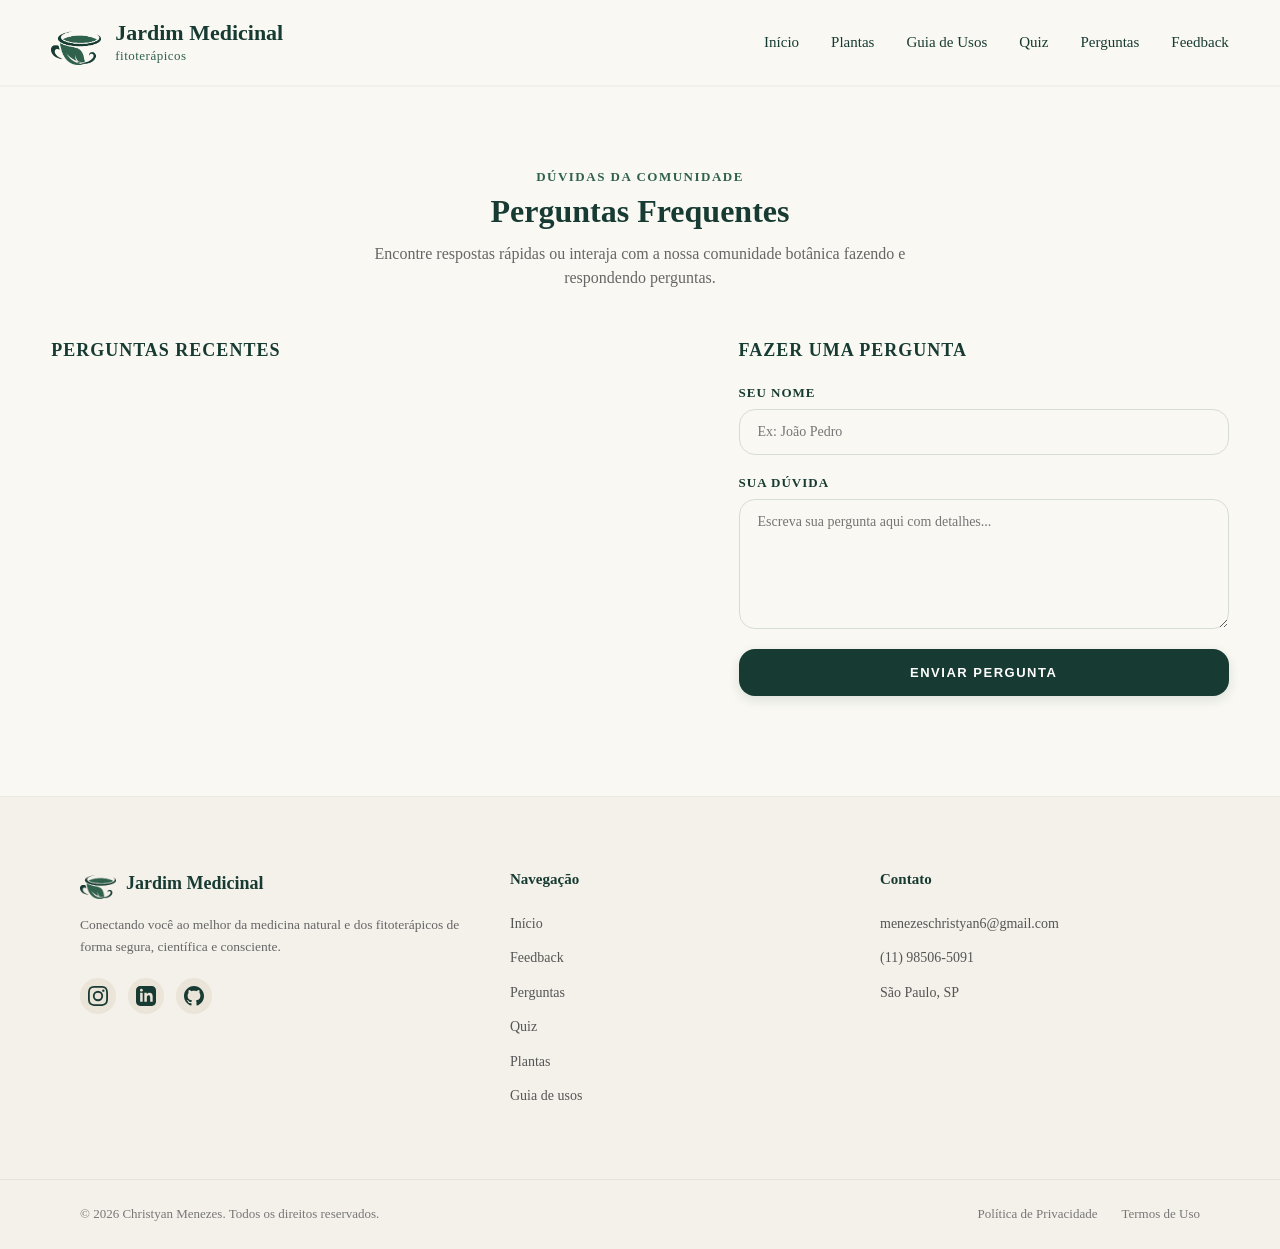
<file: frontend/perguntas.html>
<!DOCTYPE html>
<html lang="pt-br">
<head>
    <meta charset="UTF-8">
    <meta name="viewport" content="width=device-width, initial-scale=1.0">
    <title>Perguntas | Jardim Medicinal</title>
    <link rel="stylesheet" href="https://fonts.googleapis.com/css2?family=Material+Symbols+Outlined:opsz,wght,FILL,GRAD@24,400,0,0">
    <link rel="stylesheet" href="css/perguntas.css">
    <script src="js/perguntas.js" defer></script>
    <script
        src="https://js-de.sentry-cdn.com/8d04f1a5fe60987a2963b7b970f00096.min.js"
        crossorigin="anonymous"
    ></script>
</head>
<body>
    <header class="main-header">
        <div class="marca">
            <img src="img/img-card1.png" alt="Logo Jardim Medicinal" class="logo">
            <div class="marca-texto">
                <h1>Jardim Medicinal</h1>
                <p>fitoterápicos</p>
            </div>
        </div>
        
        <!-- Certifique-se de ter o link do Material Symbols no <head> do seu HTML -->

        <nav class="nav-menu">
            <a href="index.html" title="Início">
                <span class="nav-text">Início</span>
                <span class="material-symbols-outlined nav-icon">home</span>
            </a>
            <a href="plantas.html" title="Plantas">
                <span class="nav-text">Plantas</span>
                <span class="material-symbols-outlined nav-icon">psychiatry</span>
            </a>
            <a href="guiadeusos.html" title="Guia de Usos">
                <span class="nav-text">Guia de Usos</span>
                <span class="material-symbols-outlined nav-icon">menu_book</span>
            </a>
            <a href="quiz.html" title="Quiz">
                <span class="nav-text">Quiz</span>
                <span class="material-symbols-outlined nav-icon">quiz</span>
            </a>
            <a href="perguntas.html" title="Perguntas">
                <span class="nav-text">Perguntas</span>
                <span class="material-symbols-outlined nav-icon">help</span>
            </a>
            <a href="feedback.html" title="Feedback">
                <span class="nav-text">Feedback</span>
                <span class="material-symbols-outlined nav-icon">chat_bubble</span>
            </a>
        </nav>
    </header>
    <!-- ========================================================
     🌿 SEÇÃO DE PERGUNTAS FREQUENTES
     ======================================================== -->
    <section class="section">
        <div class="header">
            <span class="subtitle">Dúvidas da Comunidade</span>
            <h2>Perguntas Frequentes</h2>
            <p>Encontre respostas rápidas ou interaja com a nossa comunidade botânica fazendo e respondendo perguntas.</p>
        </div>

        <div class="layout-container">
            <!-- LADO ESQUERDO: Lista de Perguntas Existentes (Fórum/Visualização) -->
            <div class="forum-area">
                <h3>Perguntas Recentes</h3>
                
                <!-- Card Modelo (Apenas 1 conforme solicitado) -->
                <div class="card modelo" style="display: none;">
                    <div class="card-user">
                        <span class="material-symbols-outlined" id="user-avatar">person</span>
                        <h4 class="pergunta-nome">Mariana Silva</h4>
                    </div>
                    
                    <div class="question-text">
                        <p class="pergunta-texto"></p>
                    </div>

                    <!-- Resposta da Comunidade/Moderação -->
                    <div class="respostas">
                        <div class="reply-header">
                            <span class="reply-badge">Respostas da Comunidade</span>
                        </div>

                        <div class="lista-respostas"></div>
                    </div>

                    <!-- Ações do Card (Responder) -->
                    <div class="card-actions">
                        <button type="button" class="btn-action-reply">Ajudar a Responder</button>
                        <div class="container-response" hidden>
                            <form class="form-response">

                                <div>
                                    <label>Seu Nome</label>
                                    <input type="text" name="nome" required>
                                </div>
                                
                                <div>
                                    <label>Sua Resposta</label>
                                    <textarea name="resposta" minlength="5" maxlength="300" required></textarea>
                                </div>
    
                                <button type="submit" class="btn-response">Enviar Resposta</button>
                                <p class="mensagem-response" role="status" aria-live="polite"></p>
                            </form>
                        </div>
                    </div>
                </div>
            </div>

            <!-- LADO DIREITO: Formulário de Envio -->
            <div class="form-area">
                <h3>Fazer uma Pergunta</h3>
                <form class="form">
                    <div class="input-group">
                        <label for="nome">Seu Nome</label>
                        <input type="text" id="nome" name="nome" placeholder="Ex: João Pedro" required>
                    </div>

                    <div class="input-group">
                        <label for="pergunta">Sua Dúvida</label>
                        <textarea id="pergunta" name="pergunta" minlength="5" maxlength="300" placeholder="Escreva sua pergunta aqui com detalhes..." required></textarea>
                    </div>

                    <button type="submit" class="btn-submit">Enviar Pergunta</button>
                    <p class="mensagem" role="status" aria-live="polite"></p>
                </form>
            </div>
        </div>
    </section>

<!-- Rodapé do site -->
    <footer class="site-footer">
        <div class="footer-container">
            <!-- Coluna da Marca -->
            <div class="footer-column brand-column">
                <div class="footer-logo">
                    <img src="img/img-card1.png" alt="Logo Jardim Medicinal">
                    <h3>Jardim Medicinal</h3>
                </div>
                <p>Conectando você ao melhor da medicina natural e dos fitoterápicos de forma segura, científica e consciente.</p>
                <div class="social-links">
                    <a href="https://www.instagram.com/rickii.og?exln=MWpzdXdodXZ2a3oxdA==" aria-label="Instagram" target="_blank" rel="noopener noreferrer">
                        <svg viewBox="0 0 24 24" width="20" height="20" fill="currentColor">
                        <path d="M12 2.163c3.204 0 3.584.012 4.85.07 3.252.148 4.771 1.691 4.919 4.919.058 1.265.069 1.645.069 4.849 0 3.205-.012 3.584-.069 4.849-.149 3.225-1.664 4.771-4.919 4.919-1.266.058-1.644.07-4.85.07-3.204 0-3.584-.012-4.849-.07-3.26-.149-4.771-1.699-4.919-4.92-.058-1.265-.07-1.644-.07-4.849 0-3.204.013-3.583.07-4.849.149-3.227 1.664-4.771 4.919-4.919 1.266-.057 1.645-.069 4.849-.069zM12 0C8.741 0 8.333.014 7.053.072 2.695.272.273 2.69.073 7.051.014 8.333 0 8.741 0 12c0 3.259.014 3.668.072 4.948.2 4.358 2.618 6.78 6.98 6.98 1.281.058 1.689.072 4.948.072 3.259 0 3.668-.014 4.948-.072 4.354-.2 6.782-2.618 6.979-6.98.059-1.28.073-1.689.073-4.948 0-3.259-.014-3.667-.072-4.947-.196-4.354-2.617-6.78-6.979-6.98C15.668.014 15.259 0 12 0zm0 5.838a6.162 6.162 0 1 0 0 12.324 6.162 6.162 0 0 0 0-12.324zM12 16a4 4 0 1 1 0-8 4 4 0 0 1 0 8zm6.406-11.845a1.44 1.44 0 1 0 0 2.881 1.44 1.44 0 0 0 0-2.881z"/></svg>
                    </a>
                    <a href="https://linkedin.com" aria-label="LinkedIn" target="_blank" rel="noopener noreferrer">
                        <svg viewBox="0 0 24 24" width="20" height="20" fill="currentColor"><path d="M19 0h-14c-2.761 0-5 2.239-5 5v14c0 2.761 2.239 5 5 5h14c2.762 0 5-2.239 5-5v-14c0-2.761-2.238-5-5-5zm-11 19h-3v-11h3v11zm-1.5-12.268c-.966 0-1.75-.79-1.75-1.764s.784-1.764 1.75-1.764 1.75.79 1.75 1.764-.783 1.764-1.75 1.764zm13.5 12.268h-3v-5.604c0-3.368-4-3.113-4 0v5.604h-3v-11h3v1.765c1.396-2.586 7-2.777 7 2.476v6.759z"/></svg>
                    </a>
                    <a href="https://github.com" aria-label="GitHub" target="_blank" rel="noopener noreferrer">
                        <svg viewBox="0 0 24 24" width="20" height="20" fill="currentColor"><path d="M12 0c-6.626 0-12 5.373-12 12 0 5.302 3.438 9.8 8.207 11.387.599.111.793-.261.793-.577v-2.234c-3.338.726-4.033-1.416-4.033-1.416-.546-1.387-1.333-1.756-1.333-1.756-1.089-.745.083-.729.083-.729 1.205.084 1.839 1.237 1.839 1.237 1.07 1.834 2.807 1.304 3.492.997.107-.775.418-1.305.762-1.604-2.665-.305-5.467-1.334-5.467-5.931 0-1.311.469-2.381 1.236-3.221-.124-.303-.535-1.524.117-3.176 0 0 1.008-.322 3.301 1.23.957-.266 1.983-.399 3.003-.404 1.02.005 2.047.138 3.006.404 2.291-1.552 3.297-1.23 3.297-1.23.653 1.653.242 2.874.118 3.176.77.84 1.235 1.911 1.235 3.221 0 4.609-2.807 5.624-5.479 5.921.43.372.823 1.102.823 2.222v3.293c0 .319.192.694.801.576 4.765-1.589 8.199-6.086 8.199-11.386 0-6.627-5.373-12-12-12z"/></svg>
                    </a>
                </div>
            </div>

            <!-- Coluna de Links -->
            <div class="footer-column">
                <h4>Navegação</h4>
                <ul>
                    <li><a href="index.html">Início</a></li>
                    <li><a href="feedback.html">Feedback</a></li>
                    <li><a href="perguntas.html">Perguntas</a></li>
                    <li><a href="quiz.html">Quiz</a></li>
                    <li><a href="plantas.html">Plantas</a></li>
                    <li><a href="guiadeusos.html">Guia de usos</a></li>
                </ul>
            </div>

            <!-- Coluna de Contato -->
            <div class="footer-column">
                <h4>Contato</h4>
                <ul>
                    <li><span class="contact-info">menezeschristyan6@gmail.com</span></li>
                    <li><span class="contact-info">(11) 98506-5091</span></li>
                    <li><span class="contact-info">São Paulo, SP</span></li>
                </ul>
            </div>
        </div>

        <!-- Barra de Direitos e Legal -->
        <div class="footer-bottom">
            <div class="footer-bottom-content">
                <p>&copy; 2026 Christyan Menezes. Todos os direitos reservados.</p>
                <div class="legal-links">
                    <a href="politica.html">Política de Privacidade</a>
                    <a href="termos.html">Termos de Uso</a>
                </div>
            </div>
        </div>
    </footer>
</body>
</html>
</file>
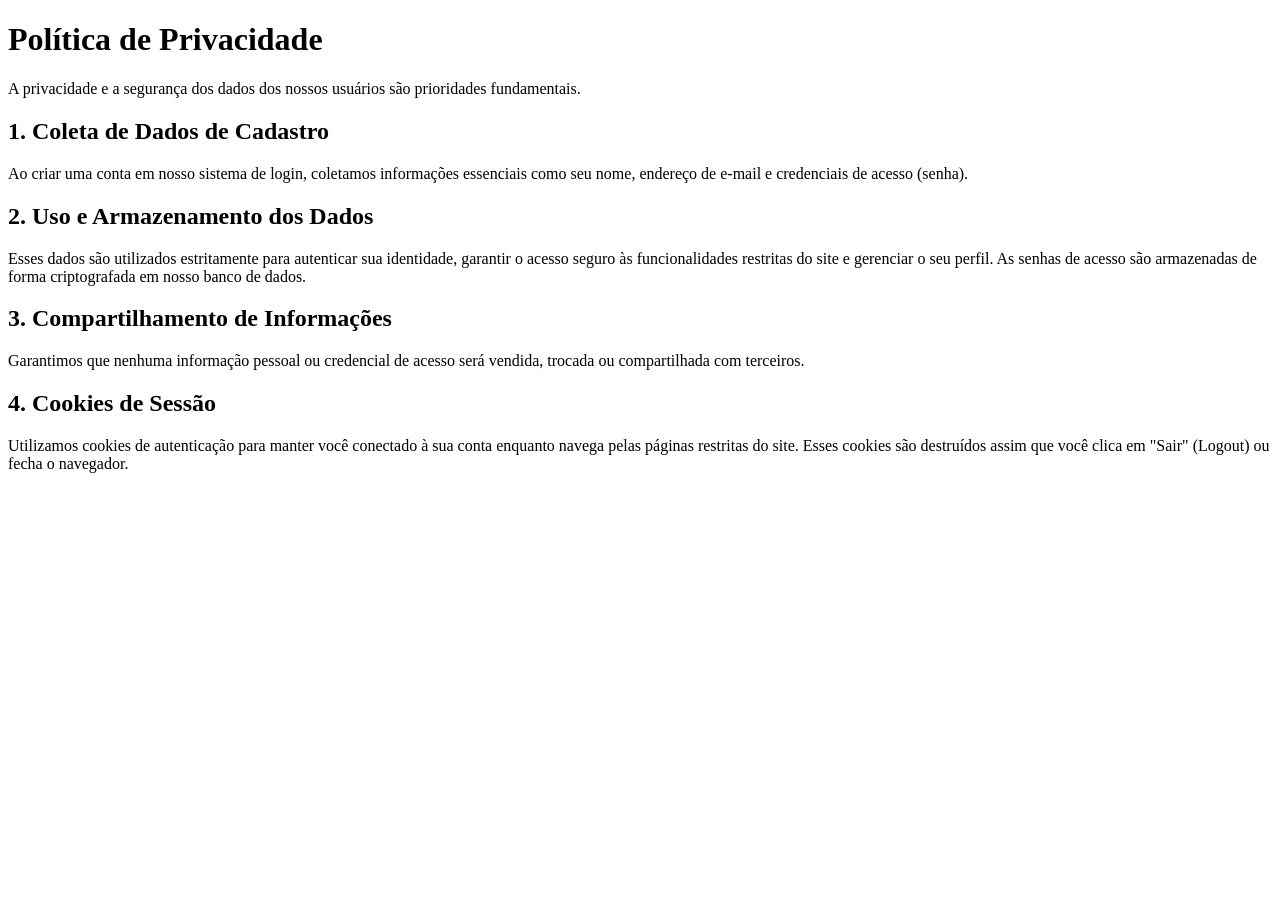
<file: frontend/politica.html>
<!DOCTYPE html>
<html lang="pt-br">
<head>
    <meta charset="UTF-8">
    <title>Política de Privacidade</title>
</head>
<body>
    <h1>Política de Privacidade</h1>
    <p>A privacidade e a segurança dos dados dos nossos usuários são prioridades fundamentais.</p>
    
    <h2>1. Coleta de Dados de Cadastro</h2>
    <p>Ao criar uma conta em nosso sistema de login, coletamos informações essenciais como seu nome, endereço de e-mail e credenciais de acesso (senha).</p>
    
    <h2>2. Uso e Armazenamento dos Dados</h2>
    <p>Esses dados são utilizados estritamente para autenticar sua identidade, garantir o acesso seguro às funcionalidades restritas do site e gerenciar o seu perfil. As senhas de acesso são armazenadas de forma criptografada em nosso banco de dados.</p>
    
    <h2>3. Compartilhamento de Informações</h2>
    <p>Garantimos que nenhuma informação pessoal ou credencial de acesso será vendida, trocada ou compartilhada com terceiros.</p>
    
    <h2>4. Cookies de Sessão</h2>
    <p>Utilizamos cookies de autenticação para manter você conectado à sua conta enquanto navega pelas páginas restritas do site. Esses cookies são destruídos assim que você clica em "Sair" (Logout) ou fecha o navegador.</p>
</body>
</html>
</file>
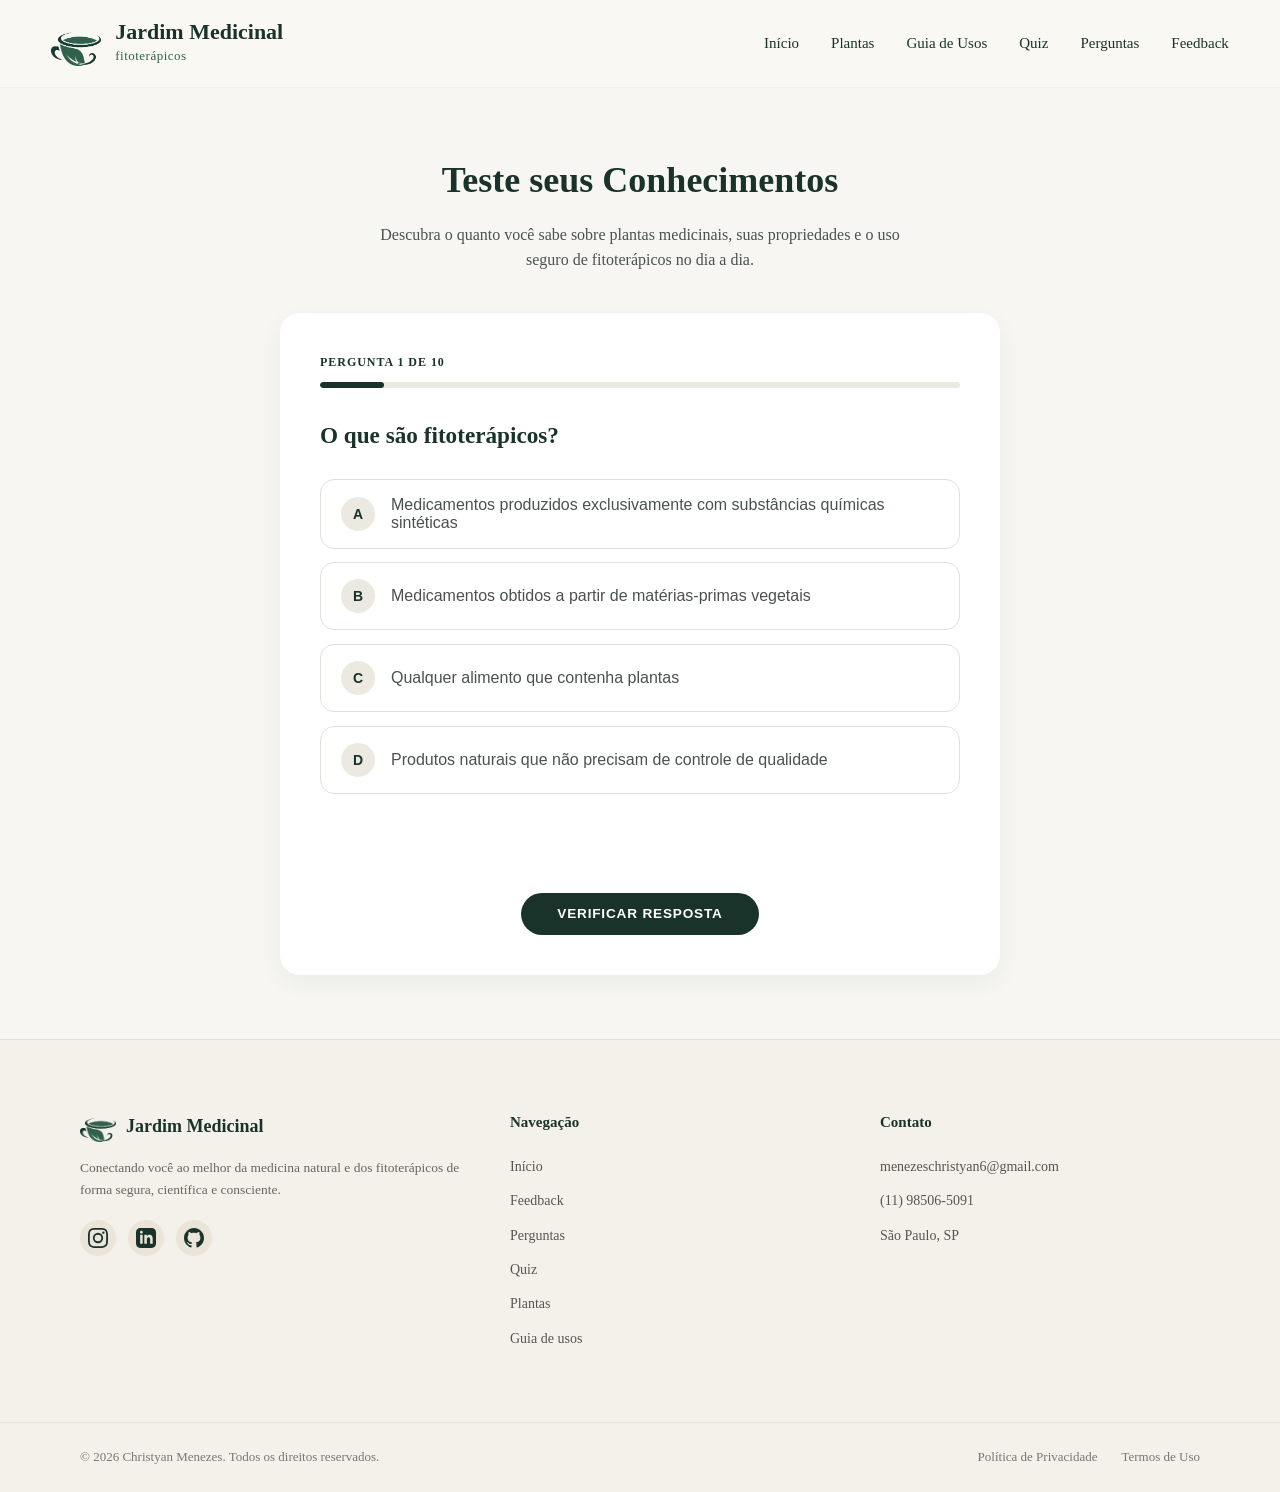
<file: frontend/quiz.html>
<!DOCTYPE html>
<html lang="pt-BR">
<head>
  <meta charset="UTF-8">
  <meta name="viewport" content="width=device-width, initial-scale=1.0">
  <title>Quiz - Fitoterápicos</title>
  <!-- Fonte serifada para manter o padrão dos títulos do seu site -->
  <link rel="preconnect" href="https://googleapis.com">
  <link rel="preconnect" href="https://gstatic.com" crossorigin>
  <link rel="stylesheet" href="https://fonts.googleapis.com/css2?family=Material+Symbols+Outlined:opsz,wght,FILL,GRAD@24,400,0,0">
  <link rel="stylesheet" href="css/quiz.css">
  <script src="js/quiz.js" defer></script>
  <script
        src="https://js-de.sentry-cdn.com/8d04f1a5fe60987a2963b7b970f00096.min.js"
        crossorigin="anonymous"
    ></script>
</head>
<body>

    <header class="main-header">
        <div class="marca">
            <img src="img/img-card1.png" alt="Logo Jardim Medicinal" class="logo">
            <div class="marca-texto">
                <h1>Jardim Medicinal</h1>
                <p>fitoterápicos</p>
            </div>
        </div>
        
        <!-- Certifique-se de ter o link do Material Symbols no <head> do seu HTML -->

        <nav class="nav-menu">
            <a href="index.html" title="Início">
                <span class="nav-text">Início</span>
                <span class="material-symbols-outlined nav-icon">home</span>
            </a>
            <a href="plantas.html" title="Plantas">
                <span class="nav-text">Plantas</span>
                <span class="material-symbols-outlined nav-icon">psychiatry</span>
            </a>
            <a href="guiadeusos.html" title="Guia de Usos">
                <span class="nav-text">Guia de Usos</span>
                <span class="material-symbols-outlined nav-icon">menu_book</span>
            </a>
            <a href="quiz.html" title="Quiz">
                <span class="nav-text">Quiz</span>
                <span class="material-symbols-outlined nav-icon">quiz</span>
            </a>
            <a href="perguntas.html" title="Perguntas">
                <span class="nav-text">Perguntas</span>
                <span class="material-symbols-outlined nav-icon">help</span>
            </a>
            <a href="feedback.html" title="Feedback">
                <span class="nav-text">Feedback</span>
                <span class="material-symbols-outlined nav-icon">chat_bubble</span>
            </a>
        </nav>
    </header>

  <main class="quiz-section">
    <div class="quiz-container">
      
      <!-- Cabeçalho da Seção (mesmo estilo de "O que são Fitoterápicos?") -->
      <header class="quiz-intro">
        <h1 class="quiz-main-title">Teste seus Conhecimentos</h1>
        <p class="quiz-subtitle">
          Descubra o quanto você sabe sobre plantas medicinais, suas propriedades e o uso seguro de fitoterápicos no dia a dia.
        </p>
      </header>

      <!-- Cartão Principal do Quiz (estilo dos cards de produtos e avaliações) -->
      <article class="quiz-card">
        
        <!-- Barra Superior de Progresso -->
        <div class="quiz-progress-header">
          <span class="quiz-step">PERGUNTA 1 DE 10</span>
          <div class="progress-bar-bg">
            <div class="progress-bar-fill" style="width: 10%;"></div>
          </div>
        </div>

        <!-- Enunciado da Pergunta -->
        <h2 class="quiz-question">
          Qual planta medicinal é amplamente utilizada em tinturas para acalmar, auxiliar no sono e aliviar a má digestão?
        </h2>

        <!-- Opções de Resposta -->
        <div class="quiz-options" role="radiogroup">
          
          <button type="button" class="option-item">
            <span class="option-circle">A</span>
            <span class="option-text">Alecrim</span>
          </button>

          <button type="button" class="option-item">
            <span class="option-circle">B</span>
            <span class="option-text">Camomila</span>
          </button>

          <button type="button" class="option-item">
            <span class="option-circle">C</span>
            <span class="option-text">Guaraná</span>
          </button>

          <button type="button" class="option-item">
            <span class="option-circle">D</span>
            <span class="option-text">Ginseng</span>
          </button>

        </div>

        <p class="quiz-feedback" aria-live="polite"></p>

        <!-- Rodapé com Botão Pílula -->
        <div class="quiz-actions">
          <button type="button" class="btn-pill-dark">PRÓXIMA PERGUNTA</button>
        </div>

      </article>

    </div>
  </main>

  <!-- Rodapé do site -->
    <footer class="site-footer">
        <div class="footer-container">
            <!-- Coluna da Marca -->
            <div class="footer-column brand-column">
                <div class="footer-logo">
                    <img src="img/img-card1.png" alt="Logo Jardim Medicinal">
                    <h3>Jardim Medicinal</h3>
                </div>
                <p>Conectando você ao melhor da medicina natural e dos fitoterápicos de forma segura, científica e consciente.</p>
                <div class="social-links">
                    <a href="https://www.instagram.com/rickii.og?exln=MWpzdXdodXZ2a3oxdA==" aria-label="Instagram" target="_blank">
                        <svg viewBox="0 0 24 24" width="20" height="20" fill="currentColor">
                        <path d="M12 2.163c3.204 0 3.584.012 4.85.07 3.252.148 4.771 1.691 4.919 4.919.058 1.265.069 1.645.069 4.849 0 3.205-.012 3.584-.069 4.849-.149 3.225-1.664 4.771-4.919 4.919-1.266.058-1.644.07-4.85.07-3.204 0-3.584-.012-4.849-.07-3.26-.149-4.771-1.699-4.919-4.92-.058-1.265-.07-1.644-.07-4.849 0-3.204.013-3.583.07-4.849.149-3.227 1.664-4.771 4.919-4.919 1.266-.057 1.645-.069 4.849-.069zM12 0C8.741 0 8.333.014 7.053.072 2.695.272.273 2.69.073 7.051.014 8.333 0 8.741 0 12c0 3.259.014 3.668.072 4.948.2 4.358 2.618 6.78 6.98 6.98 1.281.058 1.689.072 4.948.072 3.259 0 3.668-.014 4.948-.072 4.354-.2 6.782-2.618 6.979-6.98.059-1.28.073-1.689.073-4.948 0-3.259-.014-3.667-.072-4.947-.196-4.354-2.617-6.78-6.979-6.98C15.668.014 15.259 0 12 0zm0 5.838a6.162 6.162 0 1 0 0 12.324 6.162 6.162 0 0 0 0-12.324zM12 16a4 4 0 1 1 0-8 4 4 0 0 1 0 8zm6.406-11.845a1.44 1.44 0 1 0 0 2.881 1.44 1.44 0 0 0 0-2.881z"/></svg>
                    </a>
                    <a href="https://linkedin.com" aria-label="LinkedIn" target="_blank">
                        <svg viewBox="0 0 24 24" width="20" height="20" fill="currentColor"><path d="M19 0h-14c-2.761 0-5 2.239-5 5v14c0 2.761 2.239 5 5 5h14c2.762 0 5-2.239 5-5v-14c0-2.761-2.238-5-5-5zm-11 19h-3v-11h3v11zm-1.5-12.268c-.966 0-1.75-.79-1.75-1.764s.784-1.764 1.75-1.764 1.75.79 1.75 1.764-.783 1.764-1.75 1.764zm13.5 12.268h-3v-5.604c0-3.368-4-3.113-4 0v5.604h-3v-11h3v1.765c1.396-2.586 7-2.777 7 2.476v6.759z"/></svg>
                    </a>
                    <a href="https://github.com" aria-label="GitHub" target="_blank">
                        <svg viewBox="0 0 24 24" width="20" height="20" fill="currentColor"><path d="M12 0c-6.626 0-12 5.373-12 12 0 5.302 3.438 9.8 8.207 11.387.599.111.793-.261.793-.577v-2.234c-3.338.726-4.033-1.416-4.033-1.416-.546-1.387-1.333-1.756-1.333-1.756-1.089-.745.083-.729.083-.729 1.205.084 1.839 1.237 1.839 1.237 1.07 1.834 2.807 1.304 3.492.997.107-.775.418-1.305.762-1.604-2.665-.305-5.467-1.334-5.467-5.931 0-1.311.469-2.381 1.236-3.221-.124-.303-.535-1.524.117-3.176 0 0 1.008-.322 3.301 1.23.957-.266 1.983-.399 3.003-.404 1.02.005 2.047.138 3.006.404 2.291-1.552 3.297-1.23 3.297-1.23.653 1.653.242 2.874.118 3.176.77.84 1.235 1.911 1.235 3.221 0 4.609-2.807 5.624-5.479 5.921.43.372.823 1.102.823 2.222v3.293c0 .319.192.694.801.576 4.765-1.589 8.199-6.086 8.199-11.386 0-6.627-5.373-12-12-12z"/></svg>
                    </a>
                </div>
            </div>

            <!-- Coluna de Links -->
            <div class="footer-column">
                <h4>Navegação</h4>
                <ul>
                    <li><a href="index.html">Início</a></li>
                    <li><a href="feedback.html">Feedback</a></li>
                    <li><a href="perguntas.html">Perguntas</a></li>
                    <li><a href="quiz.html">Quiz</a></li>
                    <li><a href="plantas.html">Plantas</a></li>
                    <li><a href="guiadeusos.html">Guia de usos</a></li>
                </ul>
            </div>

            <!-- Coluna de Contato -->
            <div class="footer-column">
                <h4>Contato</h4>
                <ul>
                    <li><span class="contact-info">menezeschristyan6@gmail.com</span></li>
                    <li><span class="contact-info">(11) 98506-5091</span></li>
                    <li><span class="contact-info">São Paulo, SP</span></li>
                </ul>
            </div>
        </div>

        <!-- Barra de Direitos e Legal -->
        <div class="footer-bottom">
            <div class="footer-bottom-content">
                <p>&copy; 2026 Christyan Menezes. Todos os direitos reservados.</p>
                <div class="legal-links">
                    <a href="politica.html">Política de Privacidade</a>
                    <a href="termos.html">Termos de Uso</a>
                </div>
            </div>
        </div>
    </footer>

</body>
</html>
</file>
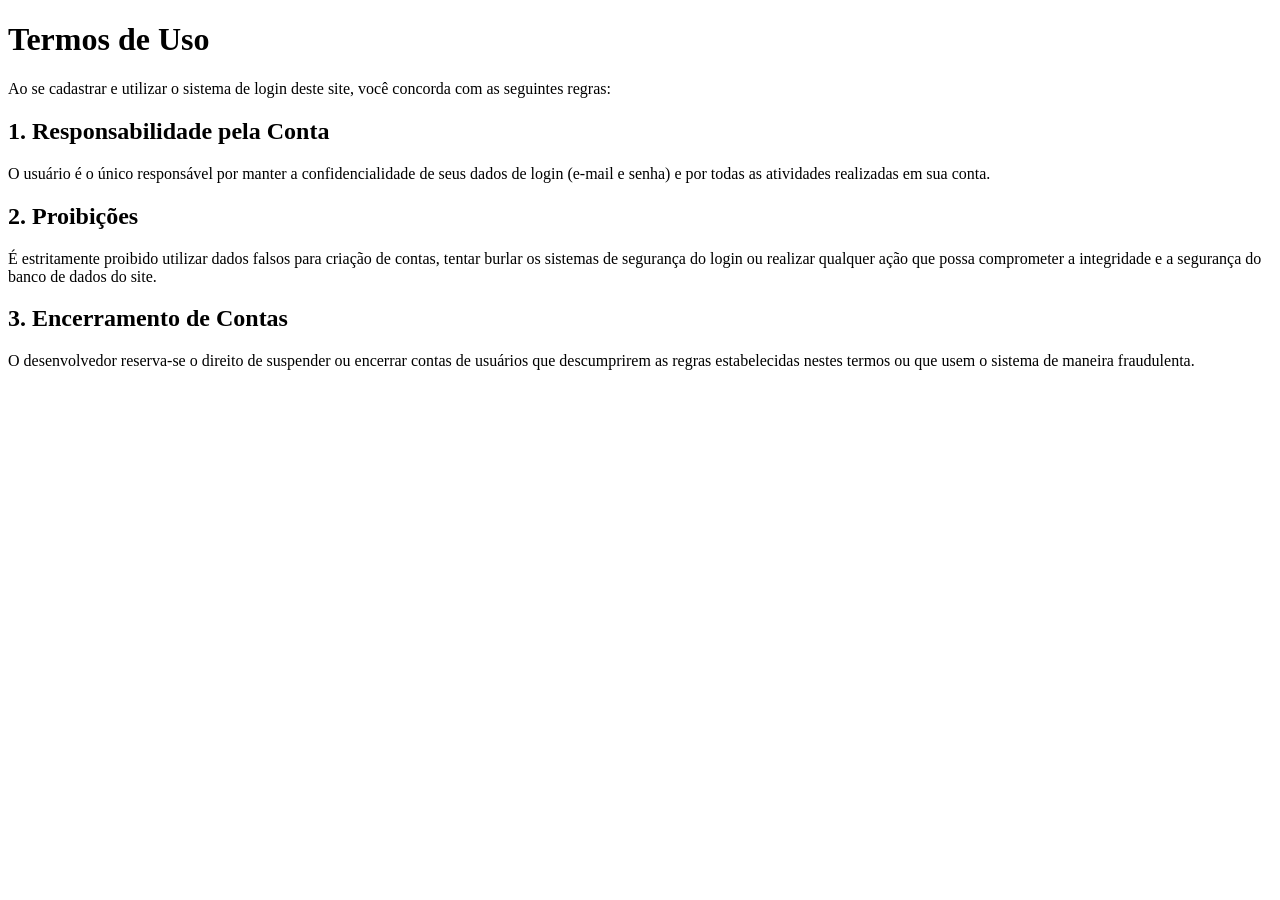
<file: frontend/termos.html>
<!DOCTYPE html>
<html lang="pt-br">
<head>
    <meta charset="UTF-8">
    <title>Termos de Uso</title>
</head>
<body>
    <h1>Termos de Uso</h1>
    <p>Ao se cadastrar e utilizar o sistema de login deste site, você concorda com as seguintes regras:</p>
    
    <h2>1. Responsabilidade pela Conta</h2>
    <p>O usuário é o único responsável por manter a confidencialidade de seus dados de login (e-mail e senha) e por todas as atividades realizadas em sua conta.</p>
    
    <h2>2. Proibições</h2>
    <p>É estritamente proibido utilizar dados falsos para criação de contas, tentar burlar os sistemas de segurança do login ou realizar qualquer ação que possa comprometer a integridade e a segurança do banco de dados do site.</p>
    
    <h2>3. Encerramento de Contas</h2>
    <p>O desenvolvedor reserva-se o direito de suspender ou encerrar contas de usuários que descumprirem as regras estabelecidas nestes termos ou que usem o sistema de maneira fraudulenta.</p>
</body>
</html>
</file>
<file: frontend/css/style.css>
@charset "UTF-8";
@import url("footer.css");
@import url("header.css");

:root {
    --fundo: #F5F5F5;
    --verde-escuro: #173B32;
    --bege: #E8DCC8;
    --verde: #30614D;
}

html {
    scroll-behavior: smooth;
}

* {
    margin: 0;
    padding: 0;
    box-sizing: border-box;
}

body {
    background-color: #f5f5f5;
}

/* ========================================================
   🌿 HERO SECTION (ÁREA PRINCIPAL DO TOPO)
   ======================================================== */

.hero-section {
    padding: 20px 4%;
}

.hero-container {
    display: flex;
    justify-content: space-between;
    align-items: center;
    gap: 60px;
    background-color: #DAD2C5; /* Cor sólida baseada no seu código original */
    padding: 60px 8%;
    border-radius: 30px; /* Bordas de 30px conversam melhor com a suavidade da marca */
    max-width: 1200px;
    margin: 0 auto;
}

.hero-text {
    display: flex;
    flex-direction: column;
    max-width: 480px; 
    color: var(--verde-escuro);
}

.hero-subtitle {
    font-size: 14px;
    text-transform: uppercase;
    letter-spacing: 1.5px;
    margin-bottom: 12px;
    font-weight: 500;
    opacity: 0.8;
}

.hero-text h1 {
    font-size: 48px;
    line-height: 1.15;
    margin-bottom: 16px;
    font-weight: 700;
}

.hero-desc {
    font-size: 16px;
    line-height: 1.6;
    opacity: 0.9;
    margin-bottom: 24px;
}

/* Botão de Chamada para Ação (CTA) */
.hero-text a {
    background-color: var(--verde-escuro);
    color: #FFFFFF;
    text-decoration: none;
    padding: 12px 28px;
    border-radius: 24px;
    font-weight: 500;
    align-self: flex-start; /* Impede o botão de esticar na largura total do bloco de texto */
    transition: background-color 0.3s ease, transform 0.3s cubic-bezier(0.175, 0.885, 0.32, 1.275);
}

.hero-text a:hover {
    background-color: var(--verde);
    transform: translateY(-2px) scale(1.02);
}

/* Container do Formato Orgânico de Folhas/Vidros */
.img-hero {
    background-color: var(--bege);
    width: 500px;
    height: 400px;
    border-radius: 60% 40% 55% 45% / 45% 55% 45% 55%;
    overflow: hidden; /* Garante que a imagem respeite a curvatura orgânica do background */
    display: flex;
    align-items: center;
    justify-content: center;
}

.img-hero img {
    width: 100%;
    height: 100%;
    object-fit: cover; /* Faz a imagem assentar harmonicamente na moldura */
}

/* ========================================================
   ✨ BARRA DE BENEFÍCIOS (EMBAIXO DO HERO)
   ======================================================== */

.beneficios-bar {
    display: flex;
    align-items: stretch;
    justify-content: center;
    background-color: rgba(212, 199, 176, 0.2); /* Equivalente ao #d4c7b033 */
    border-radius: 24px;
    max-width: 1200px;
    margin: 50px auto;
    padding: 10px;
    gap: 10px;
}

.content-item {
    display: flex;
    flex-direction: column;
    justify-content: center;
    align-items: center;
    flex: 1;
    padding: 24px 15px;
    text-align: center;
    border-radius: 20px;
    transition: background-color 0.3s ease, box-shadow 0.3s ease;
    cursor: pointer;
}

/* Efeito Hover Inteligente no Bloco inteiro */
.content-item:hover {
    background-color: #FFFFFF;
    box-shadow: 0px 10px 25px rgba(0, 0, 0, 0.04);
}

/* Ícones dos Benefícios */
.beneficios-bar span {
    background-color: rgba(212, 199, 176, 0.6); /* Equivalente ao #d4c7b0a8 */
    color: var(--verde-escuro);
    border-radius: 50%;
    padding: 10px;
    margin-bottom: 14px;
    font-size: 24px;
    transition: background-color 0.3s ease, transform 0.3s cubic-bezier(0.175, 0.885, 0.32, 1.275), color 0.3s ease;
}

.content-item:hover span {
    background-color: var(--verde);
    color: #FFFFFF;
    transform: translateY(-3px) rotate(8deg);
}

/* Estilização de Títulos e Descrições Internas */
.content-item h3 {
    color: var(--verde-escuro);
    font-size: 15px;
    font-weight: 600;
    margin-bottom: 4px;
    transition: color 0.3s ease;
}

.content-item p {
    color: var(--verde);
    font-size: 13px;
    opacity: 0.85;
}

.content-item:hover h3 {
    color: var(--verde);
}

/* Container Geral da Seção */
#intro {
    display: flex;
    justify-content: space-between;
    align-items: center;
    max-width: 1200px;
    margin: 60px auto;
    padding: 0 40px;
    gap: 40px;
}

/* Bloco de Texto Institucional (Esquerda) */
#card1 {
    flex: 1; /* Ocupa o espaço proporcionalmente */
    max-width: 400px;
}

#card1 h2 {
    font-size: 36px;
    color: var(--verde-escuro);
    margin-bottom: 20px;
    text-align: left; /* Alinhamento à esquerda gera maior sofisticação em textos longos */
    line-height: 1.2;
}

#card1 p {
    font-size: 16px;
    color: #555555; /* Um cinza-escuro melhora a legibilidade do parágrafo */
    line-height: 1.6;
    text-align: left;
}

/* Container que segura os dois cards de produtos */
.produtos-intro-container {
    display: flex;
    flex: 2;
    gap: 24px;
    justify-content: flex-end;
}

/* O Card de Produto Individual */
.img-card1 {
    background-color: #FFFFFF; /* Fundo branco para criar separação física */
    border-radius: 24px; /* Casando com as curvas orgânicas do seu site */
    padding: 30px 24px;
    width: 280px;
    display: flex;
    flex-direction: column;
    align-items: center;
    text-align: center;
    box-shadow: 0 8px 24px rgba(0, 0, 0, 0.03); /* Sombra extremamente sutil */
    border: 1px solid rgba(0, 0, 0, 0.01);
    transition: transform 0.3s ease, box-shadow 0.3s ease;
}

.img-card1:hover {
    transform: translateY(-5px); /* Efeito flutuante elegante ao passar o mouse */
    box-shadow: 0 12px 32px rgba(0, 0, 0, 0.06);
}

/* Proteção e centralização da imagem */
.img-wrapper {
    height: 160px;
    display: flex;
    align-items: center;
    justify-content: center;
    margin-bottom: 15px;
}

.img-card1 img {
    max-width: 100%;
    max-height: 100%;
    object-fit: contain;
}

.img-card1 h2 {
    color: var(--verde-escuro);
    font-size: 20px;
    margin-bottom: 10px;
    font-weight: 600;
}

.img-card1 p {
    color: #666666;
    font-size: 14px;
    line-height: 1.5;
    margin-bottom: auto; /* Empurra o botão "Saiba mais" sempre para o rodapé do card */
    min-height: 42px; /* Garante que os botões fiquem alinhados mesmo se um texto for maior */
}

/* Botão de Ação do Card */
.img-card1 a {
    background-color: var(--verde-escuro);
    color: #FFFFFF;
    text-decoration: none;
    padding: 10px 28px;
    border-radius: 20px;
    font-size: 14px;
    font-weight: 500;
    margin-top: 20px;
    transition: background-color 0.3s ease, transform 0.3s ease;
}

.img-card1 a:hover {
    background-color: var(--verde);
    transform: scale(1.03);
}


/* Wrapper externo para controle de margem na página */
.card2-container {
    padding: 0 10%;
    margin: 50px 0;
}

#card2 {
    display: flex;
    justify-content: space-between;
    align-items: center;
    background-color: #EAE6DC; /* Um tom areia sólido e suave, puxando a opacidade que você usou de forma mais limpa */
    cursor: pointer;
    border-radius: 30px; /* Casando com o raio de 30px do banner principal */
    overflow: hidden;
    position: relative;
    padding: 30px 40px;
    transition: background-color 0.4s ease, transform 0.4s ease;
}

/* Container do Texto */
.card2-text {
    flex: 1;
    text-align: left;
    padding: 0 40px;
    transition: transform 0.4s ease;
}

.card2-text h2 {
    color: var(--verde-escuro);
    font-size: 28px;
    font-weight: 600;
    margin-bottom: 16px;
    transition: color 0.4s ease;
}

.card2-text p {
    color: #555555; /* Um cinza-escuro/grafite melhora muito a leitura comparado ao verde puro no fundo areia */
    font-size: 16px;
    line-height: 1.6;
    transition: color 0.4s ease;
}

/* Estilização Base das Imagens Laterais */
.planta-card2 {
    width: 140px;
    height: auto;
    object-fit: contain;
    opacity: 0.5; /* Opacidade sutil para integrar ao fundo */
    transition: transform 0.5s cubic-bezier(0.25, 1, 0.5, 1), 
                rotate 0.5s cubic-bezier(0.25, 1, 0.5, 1), 
                opacity 0.4s ease;
}

/* Rotações iniciais orgânicas (uma para cada lado) */
.planta-esquerda {
    rotate: -10deg;
}

.planta-direita {
    rotate: 10deg;
}

/* ========================================================
   ✨ ESTADOS ATIVOS (QUANDO A CLASSE .ATIVO FOR INJETADA)
   ======================================================== */

#card2.ativo {
    background-color: #E2DDD1; /* Escurece o fundo de forma bem sutil */
}

/* Em vez de dar scale no h2 e no p separados, movemos o bloco de texto levemente para frente */
#card2.ativo .card2-text {
    transform: scale(1.01);
}

#card2.ativo .card2-text h2 {
    color: #274f3f; /* Tom de verde mais vivo ao ativar */
}

/* Animação fluida das plantas voltando à posição e ganhando destaque */
#card2.ativo .planta-card2 {
    opacity: 0.85;
    rotate: 0deg;
    transform: scale(1.08);
}

/* Container Principal (Mantido como você estruturou originalmente) */
.card3 {
    background-color: #F9F8F3; /* Tom creme claro que combina com os blocos superiores do seu site */
    padding: 60px 10%;
    display: flex;
    flex-direction: column;
    gap: 40px; /* Cria um espaçamento consistente entre os blocos internos */
}

/* Título e introdução do topo do bloco */
.card3 h2 {
    color: var(--verde-escuro);
    font-size: 2.2rem;
    text-align: center;
    margin-bottom: 0px;
}

.card3-intro {
    color: #555;
    line-height: 1.6;
    font-size: 1.1rem;
    text-align: center;
    max-width: 800px;
    margin: 0 auto 20px auto;
}

/* Blocos de Conteúdo dos Biomas (Estilizados como Cards Flutuantes Premium) */
.card3-content {
    display: flex;
    background-color: #FFFFFF; /* Fundo branco para destacar os biomas */
    border-radius: 30px; /* Bordas arredondadas idênticas ao restante do seu layout */
    overflow: hidden;
    box-shadow: 0 10px 30px rgba(0, 0, 0, 0.04); /* Sombra suave para profundidade */
    border: 1px solid rgba(0, 0, 0, 0.02);
}

/* Ajuste da Imagem dentro do bloco */
.card3-img {
    flex: 1;
    min-width: 40%;
    max-width: 45%;
}

.card3-img img {
    width: 100%;
    height: 100%;
    object-fit: cover; /* Impede a imagem de distorcer ou esticar */
}

/* Container de textos e tags do Bioma */
.card3-info {
    flex: 1.2;
    padding: 40px;
    display: flex;
    flex-direction: column;
    justify-content: center;
}

.card3-info h3 {
    color: var(--verde-escuro);
    font-size: 1.6rem;
    margin-bottom: 12px;
    text-align: left; /* Alinhamento corrigido para leitura em blocos de duas colunas */
}

.bioma-desc {
    color: #666;
    line-height: 1.6;
    margin-bottom: 30px;
    font-size: 0.95rem;
}

/* Grid Interno para Listar as Plantas */
.plantas-grid {
    display: flex;
    flex-direction: column;
    gap: 20px;
}

.planta-item {
    background-color: #F5F7F4; /* Fundo sutil verde/cinza */
    padding: 20px;
    border-radius: 16px;
    border-left: 4px solid var(--verde-escuro); /* Detalhe com a cor de destaque do seu site */
}

.planta-item h4 {
    color: #222;
    font-size: 1.05rem;
    margin-bottom: 6px;
}

.planta-item h4 span {
    color: #777;
    font-style: italic;
    font-size: 0.9rem;
    font-weight: 400;
}

.planta-item p {
    color: #555;
    font-size: 0.9rem;
    line-height: 1.5;
}

/* ========================================================
   🌿 RESPONSIVIDADE DA PÁGINA INICIAL (MEDIA QUERIES)
   ======================================================== */

/* Telas Médias e Tablets Horizontais (até 1024px) */
@media (max-width: 1024px) {
    .hero-container {
        padding: 48px 6%;
        gap: 36px;
    }

    .hero-text h1 {
        font-size: 38px;
    }

    .img-hero {
        width: 400px;
        height: 340px;
    }

    #intro {
        padding: 0 24px;
        gap: 28px;
    }

    .img-card1 {
        width: 240px;
        padding: 24px 18px;
    }

    .card2-container {
        padding: 0 4%;
    }

    .card3 {
        padding: 50px 4%;
    }

    .card3-info {
        padding: 32px;
    }
}

/* Tablets Verticais (até 860px) */
@media (max-width: 860px) {
    /* Hero Section */
    .hero-container {
        flex-direction: column;
        text-align: center;
        padding: 40px 28px;
        gap: 32px;
    }

    .hero-text {
        max-width: 100%;
        align-items: center;
    }

    .hero-text a {
        align-self: center;
    }

    .img-hero {
        width: 100%;
        max-width: 440px;
        height: 320px;
    }

    /* Barra de Benefícios (2x2 no tablet) */
    .beneficios-bar {
        flex-wrap: wrap;
        margin: 36px 4%;
    }

    .content-item {
        flex: 1 1 calc(50% - 10px);
    }

    /* Seção Intro ("O que são Fitoterápicos?") */
    #intro {
        flex-direction: column;
        text-align: center;
        margin: 48px auto;
    }

    #card1 {
        max-width: 600px;
    }

    #card1 h2,
    #card1 p {
        text-align: center;
    }

    .produtos-intro-container {
        width: 100%;
        justify-content: center;
        flex-wrap: wrap;
    }

    .img-card1 {
        flex: 1 1 260px;
        max-width: 320px;
    }

    /* Card 2 (Banner Areia com Plantas Laterais) */
    #card2 {
        padding: 32px 24px;
    }

    .card2-text {
        padding: 0 20px;
        text-align: center;
    }

    .planta-card2 {
        width: 90px;
    }

    /* Card 3 (Biomas Brasileiros) */
    .card3-content {
        flex-direction: column;
        border-radius: 24px;
    }

    .card3-img {
        min-width: 100%;
        max-width: 100%;
        height: 280px;
    }

    .card3-info {
        padding: 28px 24px;
    }
}

/* Celulares e Telas Pequenas (até 580px) */
@media (max-width: 580px) {
        .hero-section {
        padding: 12px 16px;
    }

    .hero-container {
        padding: 36px 24px;
        border-radius: 26px;
        gap: 28px;
    }

    /* Sobe a imagem para o topo e mantém uma proporção orgânica equilibrada */
    .img-hero {
        order: -1;
        width: 240px;
        height: 220px;
        border-radius: 55% 45% 50% 50% / 50% 50% 50% 50%;
    }

    .hero-subtitle {
        font-size: 11px;
        letter-spacing: 1.8px;
        margin-bottom: 8px;
    }

    .hero-text h1 {
        font-size: 30px;
        line-height: 1.2;
        margin-bottom: 12px;
    }

    .hero-desc {
        font-size: 14.5px;
        line-height: 1.55;
        margin-bottom: 24px;
    }

    .hero-text a {
        width: 100%;
        text-align: center;
        padding: 14px 24px;
    }


    /* Barra de Benefícios (1 coluna no celular) */
    .beneficios-bar {
        flex-direction: column;
        margin: 28px 16px;
        padding: 8px;
        border-radius: 20px;
    }

    .content-item {
        padding: 18px 14px;
    }

    /* Seção Intro */
    #intro {
        padding: 0 16px;
        margin: 36px auto;
    }

    #card1 h2 {
        font-size: 26px;
    }

    #card1 p {
        font-size: 14.5px;
    }

    .produtos-intro-container {
        flex-direction: column;
        align-items: center;
    }

    .img-card1 {
        width: 100%;
        max-width: 100%;
    }

    /* Card 2: Esconde as ilustrações laterais para o texto respirar */
    .card2-container {
        padding: 0 16px;
        margin: 36px 0;
    }

    #card2 {
        padding: 28px 20px;
        border-radius: 22px;
    }

    .planta-card2 {
        display: none;
    }

    .card2-text {
        padding: 0;
    }

    .card2-text h2 {
        font-size: 22px;
    }

    .card2-text p {
        font-size: 14.5px;
    }

    /* Card 3 (Biomas) */
    .card3 {
        padding: 40px 16px;
        gap: 28px;
    }

    .card3 h2 {
        font-size: 1.7rem;
    }

    .card3-intro {
        font-size: 0.95rem;
    }

    .card3-img {
        height: 220px;
    }

    .card3-info {
        padding: 22px 18px;
    }

    .card3-info h3 {
        font-size: 1.35rem;
    }

    .planta-item {
        padding: 16px;
    }
}
</file>
<file: frontend/css/feedback.css>
@charset "UTF-8";
@import url("footer.css");
@import url("header.css");

/* ========================================================
   🌿 CONFIGURAÇÕES GERAIS E VARIÁVEIS
   ======================================================== */
:root {
    --fundo: #F5F5F5;
    --verde-escuro: #173B32;
    --bege: #E8DCC8;
    --verde: #30614D;
    --creme-suave: #F9F8F3;
    --branco: #FFFFFF;
    --texto-escuro: #444444;
    --texto-mutado: #666666;
    --borda-sutil: rgba(0, 0, 0, 0.04);
}

html {
    scroll-behavior: smooth;
}

* {
    margin: 0;
    padding: 0;
    box-sizing: border-box;
}

body {
    background-color: var(--fundo);
}

/* ========================================================
   🌿 SEÇÃO DE FEEDBACKS & CONTAINER
   ======================================================== */
.feedback-section {
    background-color: var(--creme-suave);
    padding: 80px 4%;
    display: flex;
    flex-direction: column;
    align-items: center;
    justify-content: center;
}

.feedback-header {
    text-align: center;
    max-width: 600px;
    margin-bottom: 50px;
}

.feedback-subtitle {
    font-size: 13px;
    text-transform: uppercase;
    letter-spacing: 1.5px;
    color: var(--verde);
    font-weight: 600;
    display: inline-block;
    margin-bottom: 8px;
}

.feedback-header h2 {
    color: var(--verde-escuro);
    font-size: 32px;
    font-weight: 700;
    margin-bottom: 12px;
}

.feedback-header p {
    color: var(--texto-mutado);
    font-size: 16px;
    line-height: 1.5;
}

/* Grid de Depoimentos: Limita a 3 por linha e joga o resto para baixo */
.feedback-container {
    display: flex;
    justify-content: center;
    flex-wrap: wrap;
    gap: 24px;
    max-width: 1200px;
    width: 100%;
}

.feedback-card {
    background-color: var(--branco);
    border-radius: 24px;
    padding: 35px 30px;
    flex: 1 1 calc(33.333% - 24px);
    min-width: 280px;
    max-width: 360px;
    display: flex;
    flex-direction: column;
    box-shadow: 0 10px 30px rgba(0, 0, 0, 0.03);
    border: 1px solid rgba(0, 0, 0, 0.01);
    transition: transform 0.4s cubic-bezier(0.165, 0.84, 0.44, 1), box-shadow 0.4s ease;
}

.feedback-card:hover {
    transform: translateY(-6px);
    box-shadow: 0 15px 35px rgba(0, 0, 0, 0.06);
}

/* Estrelas do Card Centralizadas no Topo */
.feedback-stars {
    display: flex;
    justify-content: center; /* Move do canto esquerdo para o CENTRO */
    gap: 4px;
    margin-bottom: 16px;
}

.star-icon {
    color: #D4C7B0;
    font-size: 20px;
    font-variation-settings: 'FILL' 1, 'wght' 400, 'GRAD' 0, 'opsz' 24;
}

.feedback-text {
    color: var(--texto-escuro);
    font-size: 15px;
    line-height: 1.6;
    font-style: italic;
    margin-bottom: 24px;
    text-align: center; /* Centraliza o texto do feedback para combinar com o topo */
    flex-grow: 1;
}

.feedback-user {
    display: flex;
    align-items: center;
    justify-content: center; /* Alinha o avatar e nome ao centro */
    gap: 14px;
    border-top: 1px solid var(--borda-sutil);
    padding-top: 16px;
}

.user-avatar {
    display: flex;
    align-items: center;
    justify-content: center;

    width: 48px;
    height: 48px;
    border-radius: 50%;
    overflow: hidden;
    background-color: #EAE6DC;
}

.user-info h4 {
    color: var(--verde-escuro);
    font-size: 15px;
    font-weight: 600;
    margin-bottom: 2px;
}

.user-info p {
    color: #888888;
    font-size: 12.5px;
}

/* ========================================================
   🌿 ESTILIZAÇÃO DO FORMULÁRIO (CORREÇÃO DE ALINHAMENTO)
   ======================================================== */

/* Container principal do formulário */
.feedback-section form {
    max-width: 480px;
    width: 100%;
    margin: 40px auto 30px auto;
    padding: 20px 10px;
    display: flex;
    flex-direction: column;
    gap: 20px;
}

/* Força as DIVs que envelopam os campos a ocuparem 100% da largura */
.feedback-section form > div {
    width: 100%;
    display: flex;
    flex-direction: column;
    gap: 8px;
}

/* Alinhamento dos rótulos de texto (Nome, Avaliação, etc.) */
.feedback-section form label[for="nome"],
.feedback-section form label[for="avaliacao"] {
    color: var(--verde-escuro);
    font-size: 13px;
    font-weight: 600;
    text-transform: uppercase;
    letter-spacing: 1px;
    margin-bottom: 4px;
    align-self: flex-start; /* Alinha o texto estritamente à esquerda */
}

/* Inputs de Texto e Textarea expandidos corretamente */
.feedback-section form input[type="text"],
.feedback-section form textarea {
    width: 100%;
    padding: 14px 18px;
    border: 1px solid rgba(23, 59, 50, 0.15);
    border-radius: 16px;
    background-color: transparent;
    color: var(--texto-escuro);
    font-size: 14px;
    outline: none;
    font-family: inherit;
    transition: border-color 0.3s ease, box-shadow 0.3s ease;
}

.feedback-section form input[type="text"]:focus,
.feedback-section form textarea:focus {
    border-color: var(--verde);
    box-shadow: 0 0 0 3px rgba(48, 97, 77, 0.08);
}

.feedback-section form textarea {
    resize: vertical;
    min-height: 120px;
}

/* ========================================================
   🌿 BLOCO DE ESTRELAS
   ======================================================== */
.avaliacao-estrelas {
    width: 100%;
    display: flex;
    justify-content: center;
    align-items: center;
    margin: 10px 0;
}

.rating {
    display: flex;
    flex-direction: row-reverse;
    justify-content: center;
    gap: 12px;
}

.rating input[type="radio"] {
    position: absolute;
    opacity: 0;
    width: 1px;
    height: 1px;
}

/* Estilização exclusiva do caractere estrela */
.rating label {
    font-size: 38px !important;
    color: #DDD4C5 !important;
    cursor: pointer;
    text-transform: none !important;
    letter-spacing: normal !important;
    margin: 0 !important;
    padding: 0 4px;
    line-height: 1;
    display: inline-block;
    transition: color 0.2s ease, transform 0.2s ease;
}

.rating label:hover {
    transform: scale(1.15);
}

.rating input[type="radio"]:checked ~ label,
.rating label:hover,
.rating label:hover ~ label {
    color: #E5A52B !important;
}

/* ========================================================
   🌿 BOTÕES DO FORMULÁRIO (ENVIAR, EDITAR, DELETAR)
   ======================================================== */

/* Centraliza e organiza a div que contém o botão principal e os secundários */
.feedback-section form > div:has(#botao) {
    align-items: center;
    gap: 12px;
    width: 100%;
}

/* Botão Principal: Enviar Feedback */
#botao {
    width: 80%;
    padding: 12px;
    background-color: var(--verde-escuro);
    color: var(--branco);
    border: none;
    border-radius: 16px;
    font-size: 11px;
    font-weight: 600;
    text-transform: uppercase;
    letter-spacing: 1.5px;
    cursor: pointer;
    box-shadow: 0 4px 12px rgba(23, 59, 50, 0.12);
    transition: background-color 0.3s ease, transform 0.2s ease, box-shadow 0.3s ease;
}

#botao:hover {
    background-color: var(--verde);
    box-shadow: 0 6px 18px rgba(48, 97, 77, 0.2);
}

/* Parágrafo de Mensagem de feedback do sistema */
#mensagem-feedback {
    width: 100%;
    text-align: center;
    font-size: 13px;
    font-weight: 600;
}

/* ========================================================
   🌿 RESPONSIVIDADE (MEDIA QUERIES)
   ======================================================== */

/* Tablets e Telas Médias (até 992px) */
@media (max-width: 992px) {
    .feedback-section {
        padding: 64px 5%;
    }

    .feedback-header h2 {
        font-size: 28px;
    }

    /* Ajusta os cards para 2 por linha no tablet */
    .feedback-card {
        flex: 1 1 calc(50% - 24px);
        max-width: 440px;
    }
}

/* Celulares e Telas Pequenas (até 640px) */
@media (max-width: 640px) {
    .feedback-section {
        padding: 48px 16px;
    }

    .feedback-header {
        margin-bottom: 36px;
    }

    .feedback-header h2 {
        font-size: 24px;
    }

    .feedback-header p {
        font-size: 14.5px;
    }

    /* Cards ocupam a largura total da tela */
    .feedback-container {
        gap: 18px;
    }

    .feedback-card {
        flex: 1 1 100%;
        min-width: 100%;
        max-width: 100%;
        padding: 26px 20px;
        border-radius: 20px;
    }

    .feedback-text {
        font-size: 14px;
        margin-bottom: 20px;
    }

    /* Ajustes do Formulário no Mobile */
    .feedback-section form {
        margin: 30px auto 20px auto;
        padding: 10px 4px;
        gap: 16px;
    }

    .rating {
        gap: 8px;
    }

    .rating label {
        font-size: 32px !important;
    }

    #botao {
        width: 100%;
        padding: 14px;
    }
}
</file>
<file: frontend/css/guiadeusos.css>
@charset "UTF-8";
@import url(header.css);
@import url(footer.css);

:root {
    --bg-page: #F9F8F6;
    --bg-white: #FFFFFF;
    --bg-sand: #EAE3D5;
    --bg-soft: #F5F3EF;
    --green-deep: #1E3A2F;
    --text-body: #4A5450;
    --border-light: #E8E3DA;
}

html {
    scroll-behavior: smooth;
}

* {
    margin: 0;
    padding: 0;
    box-sizing: border-box;
}

body {
    background-color: var(--bg-page);
    color: var(--text-body);
    -webkit-font-smoothing: antialiased;
}

.guia-container {
    max-width: 1100px;
    margin: 0 auto;
}

/* =========================================
   1. HERO ASSIMÉTRICO (Estilo Imagem 1)
   ========================================= */
.secao-hero {
    display: grid;
    grid-template-columns: 1fr 1fr;
    gap: 64px;
    align-items: center;
    margin-bottom: 72px;
    margin-top: 50px;
}

.hero-texto h1 {
    font-size: 2.6rem;
    font-weight: 700;
    color: var(--green-deep);
    line-height: 1.18;
    margin-bottom: 20px;
}

.hero-texto p {
    font-size: 0.98rem;
    color: var(--text-body);
    margin-bottom: 14px;
}

.hero-imagem {
    background-color: var(--bg-white);
    border-radius: 24px;
    height: 330px;
    overflow: hidden;
    box-shadow: 0 16px 40px rgba(0, 0, 0, 0.05);
    border: 1px dashed #D4CEC2;
}

.hero-imagem img {
    width: 100%;
    height: 100%;
    object-fit: cover;
}

/* =========================================
   2. FAIXA BEGE (Exata da Imagem 1)
   ========================================= */
.faixa-bege {
    background-color: var(--bg-sand);
    border-radius: 22px;
    padding: 48px 64px;
    margin-bottom: 72px;
    text-align: center;
}

.faixa-bege h2 {
    font-size: 1.65rem;
    font-weight: 700;
    color: var(--green-deep);
    margin-bottom: 16px;
}

.faixa-bege p {
    max-width: 760px;
    margin: 0 auto 12px auto;
    font-size: 0.96rem;
    color: #3E4743;
}

.faixa-bege p:last-child {
    margin-bottom: 0;
}

/* =========================================
   3. CARD AMAZÔNIA (Exato da Imagem 2)
   ========================================= */
.card-amazonia {
    background-color: var(--bg-white);
    border-radius: 24px;
    padding: 32px;
    margin-bottom: 80px;
    box-shadow: 0 16px 40px rgba(0, 0, 0, 0.04);
    display: grid;
    grid-template-columns: 380px 1fr;
    gap: 40px;
}

.card-amazonia-foto {
    background-color: var(--bg-soft);
    border-radius: 18px;
    overflow: hidden;
    min-height: 400px;
    border: 1px dashed #D4CEC2;
}

.card-amazonia-foto img {
    width: 100%;
    height: 100%;
    object-fit: cover;
}

.card-amazonia-corpo h2 {
    font-size: 1.65rem;
    font-weight: 700;
    color: var(--green-deep);
    margin-bottom: 10px;
}

.card-amazonia-corpo .subtitulo {
    font-size: 0.95rem;
    margin-bottom: 22px;
}

.lista-subcards {
    display: flex;
    flex-direction: column;
    gap: 12px;
    margin-bottom: 20px;
}

.subcard {
    background-color: var(--bg-soft);
    border-left: 4px solid var(--green-deep);
    border-radius: 12px;
    padding: 14px 20px;
    margin: 5px;
}

.subcard strong {
    display: block;
    font-size: 0.95rem;
    color: var(--green-deep);
    margin-bottom: 2px;
}

.subcard p {
    font-size: 0.9rem;
    color: var(--text-body);
}

.rodape-nota {
    font-size: 0.9rem;
    color: #646E6A;
}

/* =========================================
   4. SEÇÃO ASSIMÉTRICA (Título à esquerda + Mini-cards à direita)
   ========================================= */
.secao-assimetrica {
    display: grid;
    grid-template-columns: 340px 1fr;
    gap: 48px;
    align-items: start;
    margin-bottom: 80px;
}

.assimetrica-esquerda h2 {
    font-size: 2rem;
    font-weight: 700;
    color: var(--green-deep);
    line-height: 1.25;
    margin-bottom: 16px;
}

.assimetrica-esquerda p {
    font-size: 0.95rem;
    color: var(--text-body);
}

.assimetrica-direita-grid {
    display: grid;
    grid-template-columns: 1fr 1fr;
    gap: 18px;
}

.mini-card {
    background-color: var(--bg-white);
    border-radius: 18px;
    padding: 24px;
    box-shadow: 0 10px 28px rgba(0, 0, 0, 0.035);
    transition: transform 0.25s ease;
}

.mini-card:hover {
    transform: translateY(-3px);
}

.mini-card span {
    display: inline-block;
    font-size: 0.9rem;
    font-weight: 700;
    color: var(--green-deep);
    background-color: var(--bg-sand);
    padding: 4px 12px;
    border-radius: 20px;
    margin-bottom: 12px;
}

.mini-card p {
    font-size: 0.92rem;
    color: #353F3B;
    line-height: 1.55;
}

/* =========================================
   5. CARD DIVIDIDO (Texto à esquerda + Foto à direita)
   ========================================= */
.card-dividido {
    background-color: var(--bg-white);
    border-radius: 24px;
    padding: 40px;
    margin-bottom: 80px;
    box-shadow: 0 16px 40px rgba(0, 0, 0, 0.04);
    display: grid;
    grid-template-columns: 1.2fr 0.8fr;
    gap: 40px;
    align-items: center;
}

.dividido-texto h2 {
    font-size: 1.65rem;
    font-weight: 700;
    color: var(--green-deep);
    margin-bottom: 14px;
}

.dividido-texto p {
    font-size: 0.95rem;
    margin-bottom: 14px;
}

.label-lista {
    font-weight: 600;
    color: var(--green-deep);
    margin-top: 8px;
}

.dividido-texto ul {
    list-style: none;
    margin: 12px 0 18px 0;
}

.dividido-texto ul li {
    position: relative;
    padding-left: 18px;
    font-size: 0.93rem;
    margin-bottom: 8px;
}

.dividido-texto ul li::before {
    content: "";
    position: absolute;
    left: 0;
    top: 9px;
    width: 6px;
    height: 6px;
    border-radius: 50%;
    background-color: var(--green-deep);
}

.alerta-texto {
    background-color: var(--bg-soft);
    border-left: 4px solid var(--green-deep);
    padding: 14px 18px;
    border-radius: 10px;
    font-size: 0.9rem;
    margin-bottom: 0;
}

.dividido-foto {
    background-color: var(--bg-soft);
    border-radius: 18px;
    height: 360px;
    overflow: hidden;
    border: 1px dashed #D4CEC2;
}

.dividido-foto img {
    width: 100%;
    height: 100%;
    object-fit: cover;
}

/* =========================================
   6. DUAS COLUNAS EDITORIAIS LIMPAS
   ========================================= */
.secao-editorial-dupla {
    display: grid;
    grid-template-columns: 1fr 1fr;
    gap: 56px;
    margin-bottom: 72px;
    padding: 0 12px;
}

.coluna-editorial h2 {
    font-size: 1.55rem;
    font-weight: 700;
    color: var(--green-deep);
    line-height: 1.3;
    margin-bottom: 18px;
    padding-bottom: 14px;
    border-bottom: 1px solid var(--border-light);
}

.coluna-editorial p {
    font-size: 0.95rem;
    color: var(--text-body);
    line-height: 1.75;
    margin-bottom: 14px;
}

.coluna-editorial p:last-child {
    margin-bottom: 0;
}

/* =========================================
   7. AVISO FINAL
   ========================================= */
.aviso-final {
    margin-bottom: 50px;
}

.aviso-final strong {
    color: var(--green-deep);
}

/* =========================================
   8. RESPONSIVIDADE (MEDIA QUERIES)
   ========================================= */

/* Telas Médias e Tablets (até 1140px) */
@media (max-width: 1140px) {
    .guia-container {
        padding: 0 24px;
    }
}

/* Tablets (até 920px) */
@media (max-width: 920px) {
    .secao-hero,
    .card-amazonia,
    .secao-assimetrica,
    .card-dividido,
    .secao-editorial-dupla {
        grid-template-columns: 1fr;
        gap: 32px;
        margin-bottom: 56px;
    }

    .secao-hero {
        margin-top: 36px;
    }

    .hero-texto h1 {
        font-size: 2.2rem;
    }

    .hero-imagem {
        height: 280px;
    }

    .faixa-bege {
        padding: 36px 32px;
        margin-bottom: 56px;
    }

    .card-amazonia-foto,
    .dividido-foto {
        min-height: 260px;
        height: 260px;
    }

    /* Em telas médias, a foto do card dividido sobe para o topo */
    .dividido-foto {
        order: -1;
    }
}

/* Celulares e Telas Pequenas (até 600px) */
@media (max-width: 600px) {
    .guia-container {
        padding: 0 16px;
    }

    .secao-hero {
        margin-top: 28px;
        margin-bottom: 44px;
        gap: 24px;
    }

    .hero-texto h1 {
        font-size: 1.85rem;
    }

    .hero-imagem {
        height: 220px;
        border-radius: 18px;
    }

    .faixa-bege {
        padding: 28px 20px;
        border-radius: 18px;
        margin-bottom: 44px;
    }

    .faixa-bege h2 {
        font-size: 1.4rem;
    }

    .card-amazonia,
    .card-dividido {
        padding: 22px;
        border-radius: 18px;
        margin-bottom: 48px;
        gap: 24px;
    }

    .card-amazonia-corpo h2,
    .dividido-texto h2,
    .assimetrica-esquerda h2 {
        font-size: 1.45rem;
    }

    .assimetrica-direita-grid {
        grid-template-columns: 1fr;
        gap: 14px;
    }

    .mini-card {
        padding: 20px;
    }

    .secao-editorial-dupla {
        padding: 0;
        gap: 36px;
        margin-bottom: 48px;
    }

    .coluna-editorial h2 {
        font-size: 1.35rem;
    }

    .aviso-final {
        margin-bottom: 36px;
    }
}
</file>
<file: frontend/css/perguntas.css>
@charset "UTF-8";
@import url("footer.css");
@import url("header.css");

/* ========================================================
   🌿 SEÇÃO DE PERGUNTAS FREQUENTES
   ======================================================== */

:root {
    --fundo: #F5F5F5;
    --verde-escuro: #173B32;
    --bege: #E8DCC8;
    --verde: #30614D;
    --creme-suave: #F9F8F3;
    --branco: #FFFFFF;
    --texto-escuro: #444444;
    --texto-mutado: #666666;
    --borda-sutil: rgba(0, 0, 0, 0.04);
}

html {
    scroll-behavior: smooth;
}

* {
    margin: 0;
    padding: 0;
    box-sizing: border-box;
}

.section {
    background-color: var(--creme-suave);
    padding: 80px 4%;
    display: flex;
    flex-direction: column;
    align-items: center;
    border-top: 1px solid rgba(0, 0, 0, 0.03);
}

.header {
    text-align: center;
    max-width: 600px;
    margin-bottom: 50px;
}

.subtitle {
    font-size: 13px;
    text-transform: uppercase;
    letter-spacing: 1.5px;
    color: var(--verde);
    font-weight: 600;
    display: inline-block;
    margin-bottom: 8px;
}

.header h2 {
    color: var(--verde-escuro);
    font-size: 32px;
    font-weight: 700;
    margin-bottom: 12px;
}

.header p {
    color: var(--texto-mutado);
    font-size: 16px;
    line-height: 1.5;
}

/* Container de Distribuição em Duas Colunas */
.layout-container {
    display: flex;
    gap: 50px;
    max-width: 1200px;
    width: 100%;
    align-items: flex-start;
}

/* Subtítulos das Colunas Internas */
.forum-area h3,
.form-area h3 {
    color: var(--verde-escuro);
    font-size: 18px;
    font-weight: 700;
    text-transform: uppercase;
    letter-spacing: 1px;
    margin-bottom: 24px;
}

/* --- COLUNA ESQUERDA: LISTA E VISUALIZAÇÃO DOS CARDS --- */
.forum-area {
    flex: 1.3; /* Dá um pouco mais de espaço para ler as perguntas */
}

.card {
    background-color: var(--branco);
    border-radius: 24px;
    padding: 30px;
    box-shadow: 0 10px 30px rgba(0, 0, 0, 0.02);
    border: 1px solid rgba(0, 0, 0, 0.01);
    display: flex;
    flex-direction: column;
    gap: 16px;
}

.card + .card {
    margin-top: 15px; /* Cria um distanciamento elegante entre as respostas subsequentes */
}

.card-user {
    display: flex;
    align-items: center;
    gap: 12px;
}

/* Iniciais do usuário simulando um avatar sutil */
#user-avatar {
    display: flex;
    align-items: center;
    justify-content: center;

    width: 48px;
    height: 48px;
    border-radius: 50%;
    overflow: hidden;
    background-color: #EAE6DC;

    margin-bottom: px;
}

.card-user h4 {
    color: var(--verde-escuro);
    font-size: 15px;
    font-weight: 600;
    margin: 0;
}

.question-text {
    color: var(--texto-escuro);
    font-size: 15px;
    line-height: 1.6;
    font-weight: 500;
}

/* Bloco de Resposta Interno do Card */
.respostas {
    background-color: var(--fundo);
    border-left: 3px solid var(--verde);
    border-radius: 0 16px 16px 0;
    padding: 16px 20px;
    margin-top: 8px;
    margin-bottom: 10px;
}

.reply-header {
    margin-bottom: 6px;
}

.reply-badge {
    background-color: rgba(48, 97, 77, 0.1);
    color: var(--verde);
    font-size: 10px;
    font-weight: 700;
    text-transform: uppercase;
    letter-spacing: 0.5px;
    padding: 3px 8px;
    border-radius: 6px;
}

.respostas p {
    color: var(--texto-mutado);
    font-size: 14px;
    line-height: 1.5;
    margin: 0;
}

/* Botão interativo para responder */
.card-actions {
    display: flex;
    flex-direction: column;
    align-items: flex-end;
    margin-top: 4px;
}

.container-response {
    width: 100%;
    margin-top: 18px;
}

.btn-action-reply {
    background: transparent;
    border: none;
    color: var(--verde);
    font-size: 12px;
    font-weight: 700;
    text-transform: uppercase;
    letter-spacing: 0.5px;
    cursor: pointer;
    transition: color 0.2s;
}

.btn-action-reply:hover {
    color: var(--verde-escuro);
}

/* --- ESPAÇAMENTO ENTRE AS RESPOSTAS --- */

.lista-respostas {
    display: flex;
    flex-direction: column;
    gap: 16px;

    margin-top: 16px;
}

.resposta-item {
    padding: 12px 14px;
    background-color: var(--branco);
    border-radius: 12px;
    border: 1px solid var(--borda-sutil);
}

.resposta-item strong {
    display: block;
    color: var(--verde-escuro);
    font-size: 13px;
    font-weight: 600;
    margin-bottom: 7px;
}

.resposta-item p {
    color: var(--texto-mutado);
    font-size: 14px;
    line-height: 1.6;
}

/* --- FORMULÁRIO DE AJUDAR A RESPONDER --- */

.container-response {
    width: 100%;
    margin-top: 18px;
    padding: 20px;
    background-color: var(--creme-suave);
    border: 1px solid rgba(23, 59, 50, 0.10);
    border-radius: 16px;
}

.form-response {
    display: flex;
    flex-direction: column;
    gap: 16px;
}

.form-response div {
    display: flex;
    flex-direction: column;
    gap: 8px;
}

.form-response label {
    color: var(--verde-escuro);
    font-size: 12px;
    font-weight: 600;
    text-transform: uppercase;
    letter-spacing: 1px;
}

.form-response input,
.form-response textarea {
    width: 100%;
    padding: 12px 15px;
    border: 1px solid rgba(23, 59, 50, 0.15);
    border-radius: 12px;
    background-color: var(--branco);
    color: var(--texto-escuro);
    font-size: 14px;
    font-family: inherit;
    outline: none;
    transition: border-color 0.3s ease, box-shadow 0.3s ease;
}

.form-response input:focus,
.form-response textarea:focus {
    border-color: var(--verde);
    box-shadow: 0 0 0 3px rgba(48, 97, 77, 0.08);
}

.form-response textarea {
    min-height: 100px;
    resize: vertical;
}

.btn-response {
    align-self: flex-end;
    padding: 12px 20px;
    background-color: var(--verde-escuro);
    color: var(--branco);
    border: none;
    border-radius: 12px;
    font-size: 12px;
    font-weight: 600;
    text-transform: uppercase;
    letter-spacing: 1px;
    cursor: pointer;
    transition: background-color 0.3s ease, transform 0.2s ease;
}

.btn-response:hover {
    background-color: var(--verde);
}

.btn-response:active {
    transform: scale(0.98);
}

.btn-response:disabled {
    opacity: 0.6;
    cursor: not-allowed;
}

.mensagem-response {
    font-size: 13px;
    line-height: 1.5;
}

/* --- COLUNA DIREITA: FORMULÁRIO DE ENVIO --- */
.form-area {
    flex: 1;
}

.form {
    display: flex;
    flex-direction: column;
    gap: 20px;
}

.input-group {
    display: flex;
    flex-direction: column;
    gap: 8px;
}

.form label {
    color: var(--verde-escuro);
    font-size: 13px;
    font-weight: 600;
    text-transform: uppercase;
    letter-spacing: 1px;
}

.form input[type="text"],
.form textarea {
    width: 100%;
    padding: 14px 18px;
    border: 1px solid rgba(23, 59, 50, 0.15);
    border-radius: 16px;
    background-color: transparent;
    color: var(--texto-escuro);
    font-size: 14px;
    outline: none;
    font-family: inherit;
    transition: border-color 0.3s ease, box-shadow 0.3s ease;
}

.form input[type="text"]:focus,
.form textarea:focus {
    border-color: var(--verde);
    box-shadow: 0 0 0 3px rgba(48, 97, 77, 0.08);
}

.form textarea {
    resize: vertical;
    min-height: 130px;
}

/* Botão de Envio de Perguntas */
.btn-submit {
    width: 100%;
    padding: 16px;
    background-color: var(--verde-escuro);
    color: var(--branco);
    border: none;
    border-radius: 16px;
    font-size: 13px;
    font-weight: 600;
    text-transform: uppercase;
    letter-spacing: 1.5px;
    cursor: pointer;
    box-shadow: 0 4px 12px rgba(23, 59, 50, 0.12);
    transition: background-color 0.3s ease, transform 0.2s ease;
}

.btn-submit:hover {
    background-color: var(--verde);
}

.btn-submit:active {
    transform: scale(0.98);
}

/* ========================================================
   🌿 RESPONSIVIDADE (MEDIA QUERIES - FAQ / FÓRUM)
   ======================================================== */

/* Tablets e Telas Médias (até 960px) */
@media (max-width: 960px) {
    .section {
        padding: 64px 5%;
    }

    .header {
        margin-bottom: 40px;
    }

    .header h2 {
        font-size: 28px;
    }

    /* Empilha as colunas: formulário de nova pergunta no topo ou abaixo */
    .layout-container {
        flex-direction: column;
        gap: 48px;
    }

    .forum-area,
    .form-area {
        width: 100%;
        flex: none;
    }

    /* Coloca o formulário de enviar dúvida antes da lista no tablet/mobile */
    .form-area {
        order: -1;
        background-color: var(--branco);
        padding: 28px;
        border-radius: 22px;
        border: 1px solid var(--borda-sutil);
        box-shadow: 0 10px 30px rgba(0, 0, 0, 0.02);
    }
}

/* Celulares e Telas Pequenas (até 600px) */
@media (max-width: 600px) {
    .section {
        padding: 48px 16px;
    }

    .header {
        margin-bottom: 32px;
    }

    .header h2 {
        font-size: 24px;
    }

    .header p {
        font-size: 14.5px;
    }

    .forum-area h3,
    .form-area h3 {
        font-size: 16px;
        margin-bottom: 18px;
    }

    .form-area {
        padding: 22px 18px;
        border-radius: 18px;
    }

    .card {
        padding: 22px 18px;
        border-radius: 18px;
        gap: 14px;
    }

    #user-avatar {
        width: 40px;
        height: 40px;
        flex-shrink: 0;
    }

    .card-user h4 {
        font-size: 14px;
    }

    .question-text {
        font-size: 14px;
    }

    .respostas {
        padding: 14px 16px;
        border-radius: 0 12px 12px 0;
    }

    .resposta-item {
        padding: 10px 12px;
    }

    .container-response {
        padding: 16px;
    }

    /* Botão de enviar resposta ocupa toda a largura no celular */
    .btn-response {
        width: 100%;
        align-self: stretch;
        padding: 14px;
    }

    .btn-submit {
        padding: 15px;
    }
}
</file>
<file: frontend/css/quiz.css>
@charset "UTF-8";
@import url("header.css");
@import url("footer.css");

/* =========================================================
   IDENTIDADE VISUAL EXTRAÍDA DO SEU SITE
   ========================================================= */
:root {
  --bg-pagina: #f7f6f2;          /* Fundo bege bem claro */
  --bg-destaque: #ece9e0;        /* Fundo bege médio das faixas */
  --bg-card: #ffffff;            /* Branco puro dos cartões */
  
  --verde-escuro: #1a332a;       /* Cor principal dos títulos e botões */
  --verde-hover: #26493c;        /* Tom mais claro para hover */
  --verde-suave: #eef2f0;        /* Fundo leve para opção selecionada */
  
  --texto-corpo: #4a524e;        /* Cinza esverdeado para parágrafos */
  --texto-suave: #7a827e;        /* Rótulos e textos secundários */
  --borda-sutil: #e2e0d8;        /* Borda delicada dos inputs/opções */
  
  --sombra-card: 0 8px 24px rgba(26, 51, 42, 0.05);
}

html {
    scroll-behavior: smooth;
}

* {
  box-sizing: border-box;
  margin: 0;
  padding: 0;
}

body {
  background-color: var(--bg-pagina);
  color: var(--texto-corpo);
  line-height: 1.6;
}

.quiz-section {
  padding: 4rem 1.5rem;
  min-height: 100vh;
  display: flex;
  justify-content: center;
  align-items: center;
}

.quiz-container {
  width: 100%;
  max-width: 720px;
}

/* Cabeçalho superior */
.quiz-intro {
  text-align: center;
  margin-bottom: 2.5rem;
}

.quiz-main-title {
  color: var(--verde-escuro);
  font-size: 2.25rem;
  font-weight: 700;
  margin-bottom: 0.75rem;
}

.quiz-subtitle {
  color: var(--texto-corpo);
  font-size: 1rem;
  max-width: 540px;
  margin: 0 auto;
}

/* Cartão Branco Principal */
.quiz-card {
  background-color: var(--bg-card);
  border-radius: 20px;
  padding: 2.5rem;
  box-shadow: var(--sombra-card);
}

/* Barra de Progresso */
.quiz-progress-header {
  margin-bottom: 2rem;
}

.quiz-step {
  display: block;
  font-size: 0.75rem;
  font-weight: 600;
  letter-spacing: 0.08em;
  color: var(--verde-escuro);
  margin-bottom: 0.6rem;
}

.progress-bar-bg {
  width: 100%;
  height: 6px;
  background-color: var(--bg-destaque);
  border-radius: 999px;
  overflow: hidden;
}

.progress-bar-fill {
  height: 100%;
  background-color: var(--verde-escuro);
  border-radius: 999px;
  transition: width 0.35s ease;
}

/* Pergunta */
.quiz-question {
  color: var(--verde-escuro);
  font-size: 1.45rem;
  line-height: 1.35;
  margin-bottom: 1.75rem;
}

/* Lista de Alternativas */
.quiz-options {
  display: flex;
  flex-direction: column;
  gap: 0.85rem;
}

.option-item {
  display: flex;
  align-items: center;
  gap: 1rem;
  width: 100%;
  padding: 1rem 1.25rem;
  background-color: var(--bg-card);
  border: 1.5px solid var(--borda-sutil);
  border-radius: 14px;
  font-size: 1rem;
  color: var(--texto-corpo);
  text-align: left;
  cursor: pointer;
  transition: all 0.2s ease;
}

.option-item:hover {
  border-color: var(--verde-escuro);
  background-color: var(--bg-pagina);
}

/* Ícone Circular da Letra (inspirado nos ícones redondos dos depoimentos) */
.option-circle {
  display: flex;
  align-items: center;
  justify-content: center;
  width: 34px;
  height: 34px;
  border-radius: 50%;
  background-color: var(--bg-destaque);
  color: var(--verde-escuro);
  font-weight: 600;
  font-size: 0.875rem;
  flex-shrink: 0;
  transition: all 0.2s ease;
}

/* Estado Selecionado */
.option-item.selected {
  border-color: var(--verde-escuro);
  background-color: var(--verde-suave);
  color: var(--verde-escuro);
  font-weight: 500;
}

.option-item.selected .option-circle {
  background-color: var(--verde-escuro);
  color: #ffffff;
}

/* Rodapé e Botão Pílula (idêntico ao "ENVIAR FEEDBACK" e "Saiba mais") */
.quiz-actions {
  margin-top: 2.25rem;
  display: flex;
  justify-content: center;
}

.btn-pill-dark {
  background-color: var(--verde-escuro);
  color: #ffffff;
  border: none;
  border-radius: 999px;
  padding: 0.85rem 2.25rem;
  font-size: 0.85rem;
  font-weight: 600;
  letter-spacing: 0.06em;
  cursor: pointer;
  transition: background-color 0.2s ease, transform 0.15s ease;
}

.btn-pill-dark:hover {
  background-color: var(--verde-hover);
  transform: translateY(-1px);
}


.quiz-feedback {
    min-height: 45px;
    margin-top: 18px;
    line-height: 1.6;
    font-size: 0.9rem;
    color: var(--verde-escuro);
}

.option-item.correct {
    border-color: #39865a;
    background-color: #e8f5ec;
}

.option-item.incorrect {
    border-color: #c94c4c;
    background-color: #fbeaea;
}

.option-item:disabled {
    cursor: not-allowed;
    opacity: 0.85;
}

.quiz-result {
    text-align: center;
    padding: 35px 15px;
}

.quiz-result h2 {
    color: var(--verde-escuro);
    margin-bottom: 20px;
}

.quiz-result h3 {
    font-size: 3rem;
    color: var(--verde-escuro);
    margin: 15px 0;
}

.quiz-result p {
    line-height: 1.6;
    margin-bottom: 15px;
}

/* =========================================================
   RESPONSIVIDADE (MEDIA QUERIES - QUIZ)
   ========================================================= */

/* Tablets e Telas Médias (até 768px) */
@media (max-width: 768px) {
    .quiz-section {
        padding: 3rem 1.25rem;
        min-height: auto;
        align-items: flex-start;
    }

    .quiz-intro {
        margin-bottom: 2rem;
    }

    .quiz-main-title {
        font-size: 1.9rem;
    }

    .quiz-card {
        padding: 2rem 1.75rem;
        border-radius: 18px;
    }

    .quiz-question {
        font-size: 1.3rem;
        margin-bottom: 1.5rem;
    }
}

/* Celulares e Telas Pequenas (até 480px) */
@media (max-width: 480px) {
    .quiz-section {
        padding: 2rem 1rem 3rem 1rem;
    }

    .quiz-intro {
        margin-bottom: 1.5rem;
    }

    .quiz-main-title {
        font-size: 1.65rem;
    }

    .quiz-subtitle {
        font-size: 0.92rem;
    }

    .quiz-card {
        padding: 1.5rem 1.25rem;
        border-radius: 16px;
    }

    .quiz-progress-header {
        margin-bottom: 1.5rem;
    }

    .quiz-question {
        font-size: 1.15rem;
        margin-bottom: 1.25rem;
    }

    .quiz-options {
        gap: 0.7rem;
    }

    .option-item {
        padding: 0.85rem 1rem;
        gap: 0.8rem;
        border-radius: 12px;
        font-size: 0.92rem;
    }

    .option-circle {
        width: 30px;
        height: 30px;
        font-size: 0.8rem;
    }

    .quiz-actions {
        margin-top: 1.75rem;
    }

    /* Botão ocupa a largura toda no celular para facilitar o toque */
    .btn-pill-dark {
        width: 100%;
        padding: 0.95rem 1.5rem;
        font-size: 0.85rem;
    }

    .quiz-feedback {
        font-size: 0.85rem;
        margin-top: 14px;
    }

    .quiz-result {
        padding: 20px 10px;
    }

    .quiz-result h2 {
        font-size: 1.35rem;
    }

    .quiz-result h3 {
        font-size: 2.35rem;
    }
}
</file>
